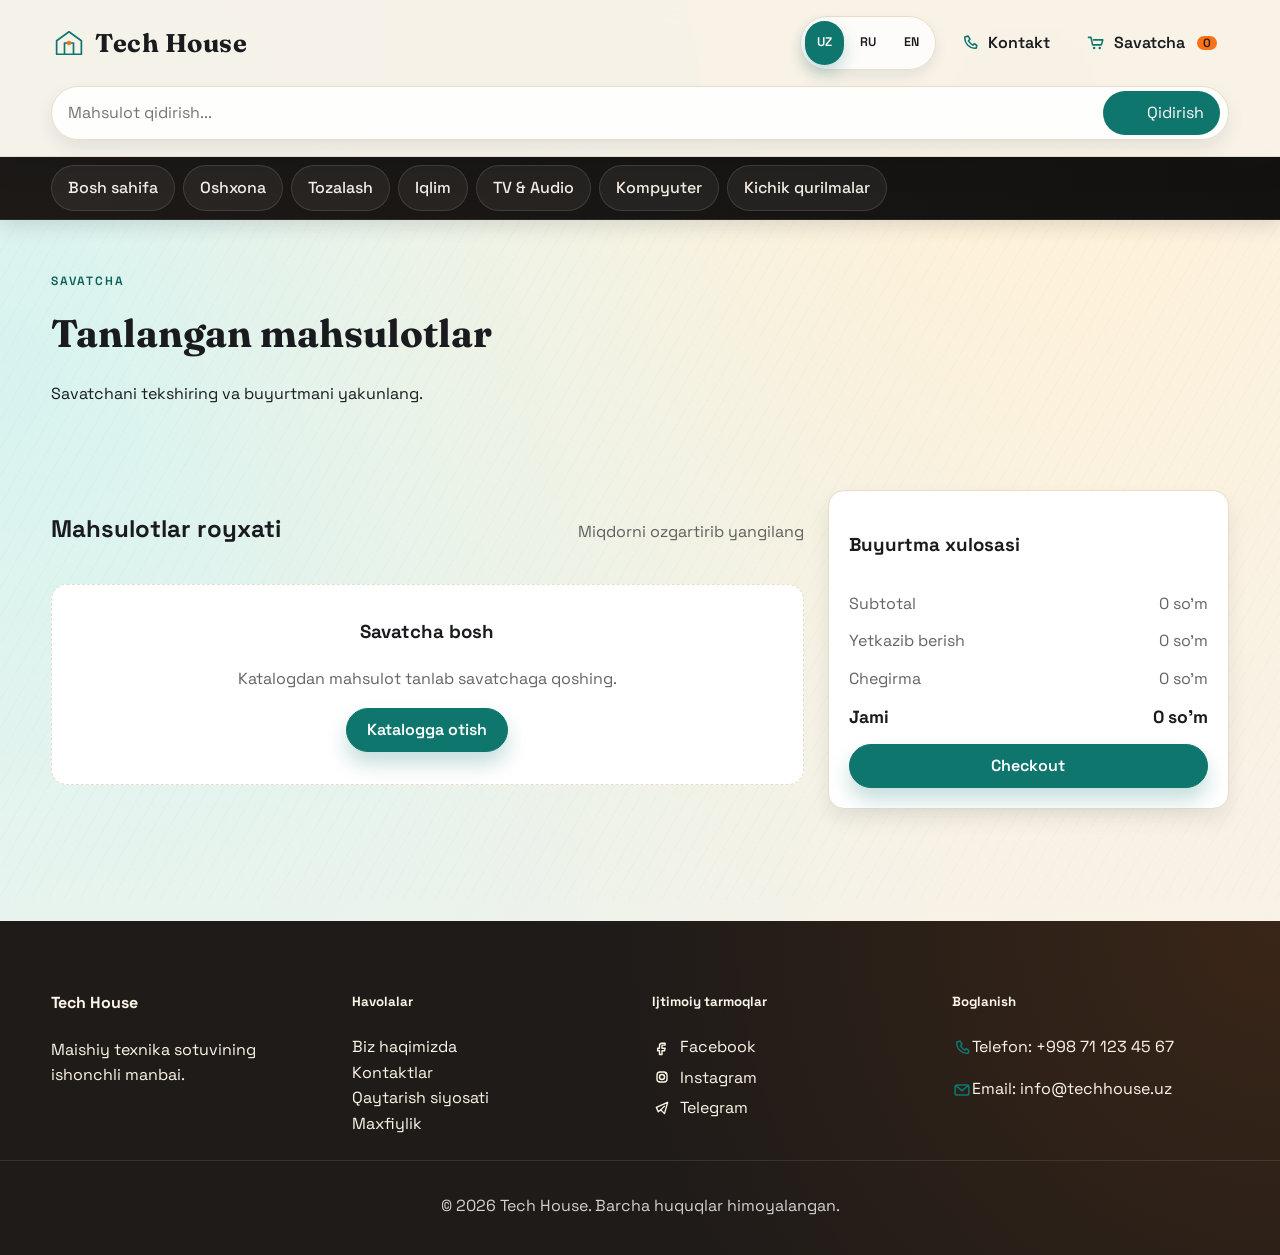
<file: pages/cart.html>
<!DOCTYPE html>
<html lang="uz">
<head>
    <meta charset="UTF-8">
    <meta name="viewport" content="width=device-width, initial-scale=1.0">
    <title data-i18n="title.cart">Savatcha - Tech House</title>
    <link rel="preconnect" href="https://fonts.googleapis.com">
    <link rel="preconnect" href="https://fonts.gstatic.com" crossorigin>
    <link href="https://fonts.googleapis.com/css2?family=Fraunces:wght@600;700&family=Space+Grotesk:wght@400;500;600;700&display=swap" rel="stylesheet">
    <link rel="stylesheet" href="../assets/css/main.css">
    <link rel="stylesheet" href="../assets/css/components.css">
    <link rel="stylesheet" href="../assets/css/responsive.css">
</head>
<body data-page="cart" data-base="../" data-page-root="">
    <a class="skip-link" href="#main" data-i18n="skip.link">Asosiy qismga otish</a>

    <header class="header">
        <div class="container">
            <div class="header-top">
                <a class="logo" href="../index.html">
                    <img class="logo-mark" src="../assets/img/logo/techhouse-logo.svg" alt="" aria-hidden="true">
                    <span>Tech House</span>
                </a>
                <form class="search-bar" role="search" action="categories.html" method="get" data-search-form>
                    <label class="sr-only" for="searchInput" data-i18n="search.label">Mahsulot qidirish</label>
                    <input type="search" id="searchInput" name="q" placeholder="Mahsulot qidirish..." autocomplete="off" data-i18n-placeholder="search.placeholder">
                    <button type="submit">
                        <img class="icon" src="../assets/img/icons/search.svg" alt="" aria-hidden="true">
                        <span data-i18n="search.button">Qidirish</span>
                    </button>
                </form>
                <div class="header-actions">
                    <div class="lang-switch" role="group" data-i18n-aria="lang.switcher">
                        <button type="button" class="lang-btn" data-lang="uz">UZ</button>
                        <button type="button" class="lang-btn" data-lang="ru">RU</button>
                        <button type="button" class="lang-btn" data-lang="en">EN</button>
                    </div>
                    <a href="contact.html" class="icon-link">
                        <img class="icon" src="../assets/img/icons/phone.svg" alt="" aria-hidden="true">
                        <span data-i18n="nav.contact">Kontakt</span>
                    </a>
                    <a href="cart.html" class="cart-link">
                        <img class="icon" src="../assets/img/icons/cart.svg" alt="" aria-hidden="true">
                        <span data-i18n="nav.cart">Savatcha</span> <span class="cart-count">0</span>
                    </a>
                </div>
            </div>
        </div>
    </header>

    <nav class="navbar">
        <div class="container">
            <ul class="nav-menu">
                <li><a href="../index.html" data-i18n="nav.home">Bosh sahifa</a></li>
                <li><a href="categories.html?cat=Kitchen" data-i18n="nav.kitchen">Oshxona</a></li>
                <li><a href="categories.html?cat=Cleaning" data-i18n="nav.cleaning">Tozalash</a></li>
                <li><a href="categories.html?cat=Climate" data-i18n="nav.climate">Iqlim</a></li>
                <li><a href="categories.html?cat=TV" data-i18n="nav.tv">TV &amp; Audio</a></li>
                <li><a href="categories.html?cat=Computers" data-i18n="nav.computers">Kompyuter</a></li>
                <li><a href="categories.html?cat=Appliances" data-i18n="nav.appliances">Kichik qurilmalar</a></li>
            </ul>
        </div>
    </nav>

    <main id="main" class="main-content">
        <section class="page-hero reveal">
            <div class="container">
                <p class="eyebrow" data-i18n="cart.hero.eyebrow">Savatcha</p>
                <h1 data-i18n="cart.hero.title">Tanlangan mahsulotlar</h1>
                <p data-i18n="cart.hero.subtitle">Savatchani tekshiring va buyurtmani yakunlang.</p>
            </div>
        </section>

        <section class="cart-section">
            <div class="container cart-layout">
                <div>
                    <div class="cart-header">
                        <h2 data-i18n="cart.list.title">Mahsulotlar royxati</h2>
                        <p class="muted" data-i18n="cart.list.subtitle">Miqdorni ozgartirib yangilang</p>
                    </div>
                    <div id="cartItems" class="cart-items"></div>
                    <div id="cartEmpty" class="empty-state">
                        <h3 data-i18n="cart.empty.title">Savatcha bosh</h3>
                        <p data-i18n="cart.empty.text">Katalogdan mahsulot tanlab savatchaga qoshing.</p>
                        <a href="categories.html" class="btn btn-primary" data-i18n="buttons.goCatalog">Katalogga otish</a>
                    </div>
                </div>
                <aside class="order-summary">
                    <h3 data-i18n="cart.summary.title">Buyurtma xulosasi</h3>
                    <div class="summary-line">
                        <span data-i18n="cart.summary.subtotal">Subtotal</span>
                        <span id="summarySubtotal">0 so'm</span>
                    </div>
                    <div class="summary-line">
                        <span data-i18n="cart.summary.shipping">Yetkazib berish</span>
                        <span id="summaryShipping">0 so'm</span>
                    </div>
                    <div class="summary-line">
                        <span data-i18n="cart.summary.discount">Chegirma</span>
                        <span id="summaryDiscount">0 so'm</span>
                    </div>
                    <div class="summary-line total">
                        <span data-i18n="cart.summary.total">Jami</span>
                        <span id="summaryTotal">0 so'm</span>
                    </div>
                    <a href="checkout.html" class="btn btn-primary" data-i18n="buttons.checkout">Checkout</a>
                </aside>
            </div>
        </section>
    </main>

    <footer class="footer">
        <div class="container footer-grid">
            <div>
                <h4>Tech House</h4>
                <p data-i18n="footer.tagline">Maishiy texnika sotuvining ishonchli manbai.</p>
            </div>
            <div>
                <h5 data-i18n="footer.links">Havolalar</h5>
                <ul>
                    <li><a href="contact.html" data-i18n="footer.about">Biz haqimizda</a></li>
                    <li><a href="contact.html" data-i18n="footer.contacts">Kontaktlar</a></li>
                    <li><a href="#" data-i18n="footer.returns">Qaytarish siyosati</a></li>
                    <li><a href="#" data-i18n="footer.privacy">Maxfiylik</a></li>
                </ul>
            </div>
            <div>
                <h5 data-i18n="footer.social">Ijtimoiy tarmoqlar</h5>
                <ul>
                    <li><a href="#"><img class="icon" src="../assets/img/icons/facebook.svg" alt="" aria-hidden="true">Facebook</a></li>
                    <li><a href="#"><img class="icon" src="../assets/img/icons/instagram.svg" alt="" aria-hidden="true">Instagram</a></li>
                    <li><a href="#"><img class="icon" src="../assets/img/icons/telegram.svg" alt="" aria-hidden="true">Telegram</a></li>
                </ul>
            </div>
            <div>
                <h5 data-i18n="footer.contactHeading">Boglanish</h5>
                <p><img class="icon" src="../assets/img/icons/phone.svg" alt="" aria-hidden="true"><span data-i18n="footer.phoneLabel">Telefon:</span> +998 71 123 45 67</p>
                <p><img class="icon" src="../assets/img/icons/mail.svg" alt="" aria-hidden="true"><span data-i18n="footer.emailLabel">Email:</span> info@techhouse.uz</p>
            </div>
        </div>
        <div class="footer-bottom">
            <p data-i18n-html="footer.rightsHtml">&copy; 2026 Tech House. Barcha huquqlar himoyalangan.</p>
        </div>
    </footer>

    <script type="module" src="../assets/js/app.js"></script>
</body>
</html>
</file>
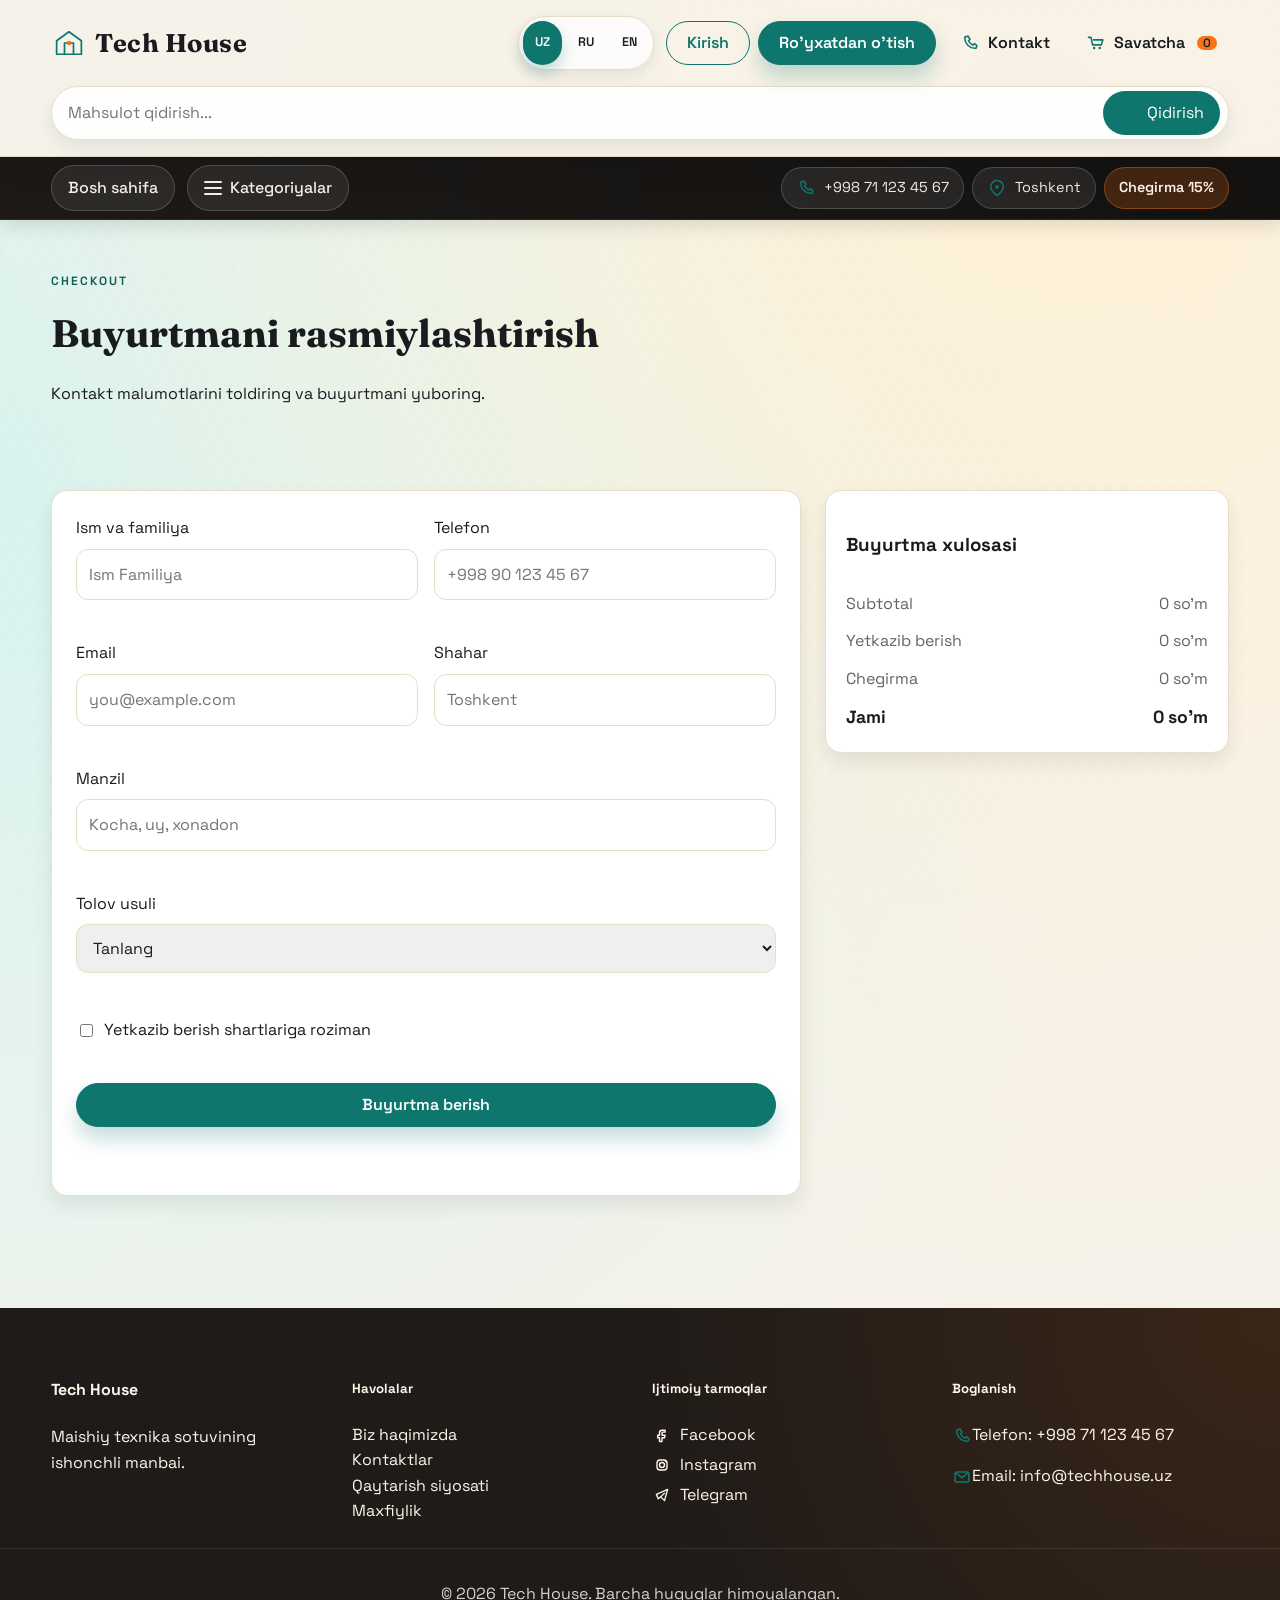
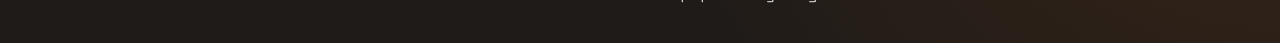
<file: pages/checkout.html>
<!DOCTYPE html>
<html lang="uz">
<head>
    <meta charset="UTF-8">
    <meta name="viewport" content="width=device-width, initial-scale=1.0">
    <title data-i18n="title.checkout">Checkout - Tech House</title>
    <link rel="preconnect" href="https://fonts.googleapis.com">
    <link rel="preconnect" href="https://fonts.gstatic.com" crossorigin>
    <link href="https://fonts.googleapis.com/css2?family=Fraunces:wght@600;700&family=Space+Grotesk:wght@400;500;600;700&display=swap" rel="stylesheet">
    <link rel="stylesheet" href="../assets/css/main.css">
    <link rel="stylesheet" href="../assets/css/components.css">
    <link rel="stylesheet" href="../assets/css/responsive.css">
</head>
<body data-page="checkout" data-base="../" data-page-root="">
    <a class="skip-link" href="#main" data-i18n="skip.link">Asosiy qismga otish</a>

    <header class="header">
        <div class="container">
            <div class="header-top">
                <a class="logo" href="../index.html">
                    <img class="logo-mark" src="../assets/img/logo/techhouse-logo.svg" alt="" aria-hidden="true">
                    <span>Tech House</span>
                </a>
                <form class="search-bar" role="search" action="categories.html" method="get" data-search-form>
                    <label class="sr-only" for="searchInput" data-i18n="search.label">Mahsulot qidirish</label>
                    <input type="search" id="searchInput" name="q" placeholder="Mahsulot qidirish..." autocomplete="off" data-i18n-placeholder="search.placeholder">
                    <button type="submit">
                        <img class="icon" src="../assets/img/icons/search.svg" alt="" aria-hidden="true">
                        <span data-i18n="search.button">Qidirish</span>
                    </button>
                </form>
                <div class="header-actions">
                    <div class="lang-switch" role="group" data-i18n-aria="lang.switcher">
                        <button type="button" class="lang-btn" data-lang="uz">UZ</button>
                        <button type="button" class="lang-btn" data-lang="ru">RU</button>
                        <button type="button" class="lang-btn" data-lang="en">EN</button>
                    </div>
                    <div class="auth-actions">
                        <a href="login.html" class="btn btn-outline" data-i18n="nav.signin">Kirish</a>
                        <a href="signup.html" class="btn btn-primary" data-i18n="nav.signup">Ro'yxatdan o'tish</a>
                    </div>
                    <a href="contact.html" class="icon-link">
                        <img class="icon" src="../assets/img/icons/phone.svg" alt="" aria-hidden="true">
                        <span data-i18n="nav.contact">Kontakt</span>
                    </a>
                    <a href="cart.html" class="cart-link">
                        <img class="icon" src="../assets/img/icons/cart.svg" alt="" aria-hidden="true">
                        <span data-i18n="nav.cart">Savatcha</span> <span class="cart-count">0</span>
                    </a>
                </div>
            </div>
        </div>
    </header>

    <nav class="navbar">
        <div class="container nav-bar">
            <div class="nav-bar-left">
                <a href="../index.html" class="nav-home" data-i18n="nav.home">Bosh sahifa</a>
                <button type="button" class="nav-toggle" data-nav-toggle aria-expanded="false" aria-controls="navDrawer">
                    <span class="nav-toggle-icon" aria-hidden="true"></span>
                    <span data-i18n="nav.categories">Kategoriyalar</span>
                </button>
            </div>
            <div class="nav-bar-right">
                <a href="contact.html" class="nav-badge">
                    <img class="icon" src="../assets/img/icons/phone.svg" alt="" aria-hidden="true">
                    <span data-i18n="nav.quick.phone">+998 71 123 45 67</span>
                </a>
                <span class="nav-badge">
                    <img class="icon" src="../assets/img/icons/location.svg" alt="" aria-hidden="true">
                    <span data-i18n="nav.quick.location">Toshkent</span>
                </span>
                <span class="nav-badge nav-badge-accent" data-i18n="nav.quick.discount">Chegirma 15%</span>
            </div>
            <div class="nav-drawer" id="navDrawer" data-nav-drawer>
                <div class="nav-drawer-grid">
                    <div class="nav-group">
                        <p class="nav-group-title" data-i18n="nav.group.home">Uy va oshxona</p>
                        <ul class="nav-group-list">
                            <li><a href="categories.html?cat=Kitchen" data-i18n="nav.kitchen">Oshxona</a></li>
                            <li><a href="categories.html?cat=Cleaning" data-i18n="nav.cleaning">Tozalash</a></li>
                            <li><a href="categories.html?cat=Climate" data-i18n="nav.climate">Iqlim</a></li>
                            <li><a href="categories.html?cat=Appliances" data-i18n="nav.appliances">Kichik qurilmalar</a></li>
                        </ul>
                    </div>
                    <div class="nav-group">
                        <p class="nav-group-title" data-i18n="nav.group.tech">Elektronika</p>
                        <ul class="nav-group-list">
                            <li><a href="categories.html?cat=TV" data-i18n="nav.tv">TV &amp; Audio</a></li>
                            <li><a href="categories.html?cat=Computers" data-i18n="nav.computers">Kompyuter</a></li>
                        </ul>
                    </div>
                </div>
            </div>
        </div>
    </nav>

    <main id="main" class="main-content">
        <section class="page-hero reveal">
            <div class="container">
                <p class="eyebrow" data-i18n="checkout.hero.eyebrow">Checkout</p>
                <h1 data-i18n="checkout.hero.title">Buyurtmani rasmiylashtirish</h1>
                <p data-i18n="checkout.hero.subtitle">Kontakt malumotlarini toldiring va buyurtmani yuboring.</p>
            </div>
        </section>

        <section class="checkout-section">
            <div class="container checkout-layout">
                <form id="checkoutForm" class="checkout-form" novalidate>
                    <div class="form-grid">
                        <div class="form-field">
                            <label for="fullName" data-i18n="checkout.form.fullName">Ism va familiya</label>
                            <input type="text" id="fullName" name="fullName" placeholder="Ism Familiya" required data-i18n-placeholder="checkout.form.fullNamePlaceholder">
                            <small class="form-error" data-error-for="fullName"></small>
                        </div>
                        <div class="form-field">
                            <label for="phone" data-i18n="checkout.form.phone">Telefon</label>
                            <input type="tel" id="phone" name="phone" placeholder="+998 90 123 45 67" required data-i18n-placeholder="checkout.form.phonePlaceholder">
                            <small class="form-error" data-error-for="phone"></small>
                        </div>
                        <div class="form-field">
                            <label for="email" data-i18n="checkout.form.email">Email</label>
                            <input type="email" id="email" name="email" placeholder="you@example.com" required data-i18n-placeholder="checkout.form.emailPlaceholder">
                            <small class="form-error" data-error-for="email"></small>
                        </div>
                        <div class="form-field">
                            <label for="city" data-i18n="checkout.form.city">Shahar</label>
                            <input type="text" id="city" name="city" placeholder="Toshkent" required data-i18n-placeholder="checkout.form.cityPlaceholder">
                            <small class="form-error" data-error-for="city"></small>
                        </div>
                        <div class="form-field full">
                            <label for="address" data-i18n="checkout.form.address">Manzil</label>
                            <input type="text" id="address" name="address" placeholder="Kocha, uy, xonadon" required data-i18n-placeholder="checkout.form.addressPlaceholder">
                            <small class="form-error" data-error-for="address"></small>
                        </div>
                        <div class="form-field full">
                            <label for="payment" data-i18n="checkout.form.payment">Tolov usuli</label>
                            <select id="payment" name="payment" required>
                                <option value="" data-i18n="checkout.form.paymentPlaceholder">Tanlang</option>
                                <option value="card" data-i18n="checkout.form.payment.card">Karta</option>
                                <option value="cash" data-i18n="checkout.form.payment.cash">Naqd pul</option>
                                <option value="installment" data-i18n="checkout.form.payment.installment">Muddatli tolov</option>
                            </select>
                            <small class="form-error" data-error-for="payment"></small>
                        </div>
                    </div>
                    <div class="form-actions">
                        <label class="checkbox">
                            <input type="checkbox" id="terms" required>
                            <span data-i18n="checkout.form.terms">Yetkazib berish shartlariga roziman</span>
                        </label>
                        <small class="form-error" data-error-for="terms"></small>
                        <button type="submit" class="btn btn-primary" data-i18n="buttons.submitOrder">Buyurtma berish</button>
                        <p id="formStatus" class="form-status" aria-live="polite"></p>
                    </div>
                </form>

                <aside class="order-summary">
                    <h3 data-i18n="checkout.summary.title">Buyurtma xulosasi</h3>
                    <div class="summary-line">
                        <span data-i18n="checkout.summary.subtotal">Subtotal</span>
                        <span id="summarySubtotal">0 so'm</span>
                    </div>
                    <div class="summary-line">
                        <span data-i18n="checkout.summary.shipping">Yetkazib berish</span>
                        <span id="summaryShipping">0 so'm</span>
                    </div>
                    <div class="summary-line">
                        <span data-i18n="checkout.summary.discount">Chegirma</span>
                        <span id="summaryDiscount">0 so'm</span>
                    </div>
                    <div class="summary-line total">
                        <span data-i18n="checkout.summary.total">Jami</span>
                        <span id="summaryTotal">0 so'm</span>
                    </div>
                </aside>
            </div>
        </section>
    </main>

    <footer class="footer">
        <div class="container footer-grid">
            <div>
                <h4>Tech House</h4>
                <p data-i18n="footer.tagline">Maishiy texnika sotuvining ishonchli manbai.</p>
            </div>
            <div>
                <h5 data-i18n="footer.links">Havolalar</h5>
                <ul>
                    <li><a href="contact.html" data-i18n="footer.about">Biz haqimizda</a></li>
                    <li><a href="contact.html" data-i18n="footer.contacts">Kontaktlar</a></li>
                    <li><a href="#" data-i18n="footer.returns">Qaytarish siyosati</a></li>
                    <li><a href="#" data-i18n="footer.privacy">Maxfiylik</a></li>
                </ul>
            </div>
            <div>
                <h5 data-i18n="footer.social">Ijtimoiy tarmoqlar</h5>
                <ul>
                    <li><a href="#"><img class="icon" src="../assets/img/icons/facebook.svg" alt="" aria-hidden="true">Facebook</a></li>
                    <li><a href="#"><img class="icon" src="../assets/img/icons/instagram.svg" alt="" aria-hidden="true">Instagram</a></li>
                    <li><a href="#"><img class="icon" src="../assets/img/icons/telegram.svg" alt="" aria-hidden="true">Telegram</a></li>
                </ul>
            </div>
            <div>
                <h5 data-i18n="footer.contactHeading">Boglanish</h5>
                <p><img class="icon" src="../assets/img/icons/phone.svg" alt="" aria-hidden="true"><span data-i18n="footer.phoneLabel">Telefon:</span> +998 71 123 45 67</p>
                <p><img class="icon" src="../assets/img/icons/mail.svg" alt="" aria-hidden="true"><span data-i18n="footer.emailLabel">Email:</span> info@techhouse.uz</p>
            </div>
        </div>
        <div class="footer-bottom">
            <p data-i18n-html="footer.rightsHtml">&copy; 2026 Tech House. Barcha huquqlar himoyalangan.</p>
        </div>
    </footer>

    <script type="module" src="../assets/js/app.js"></script>
</body>
</html>
</file>
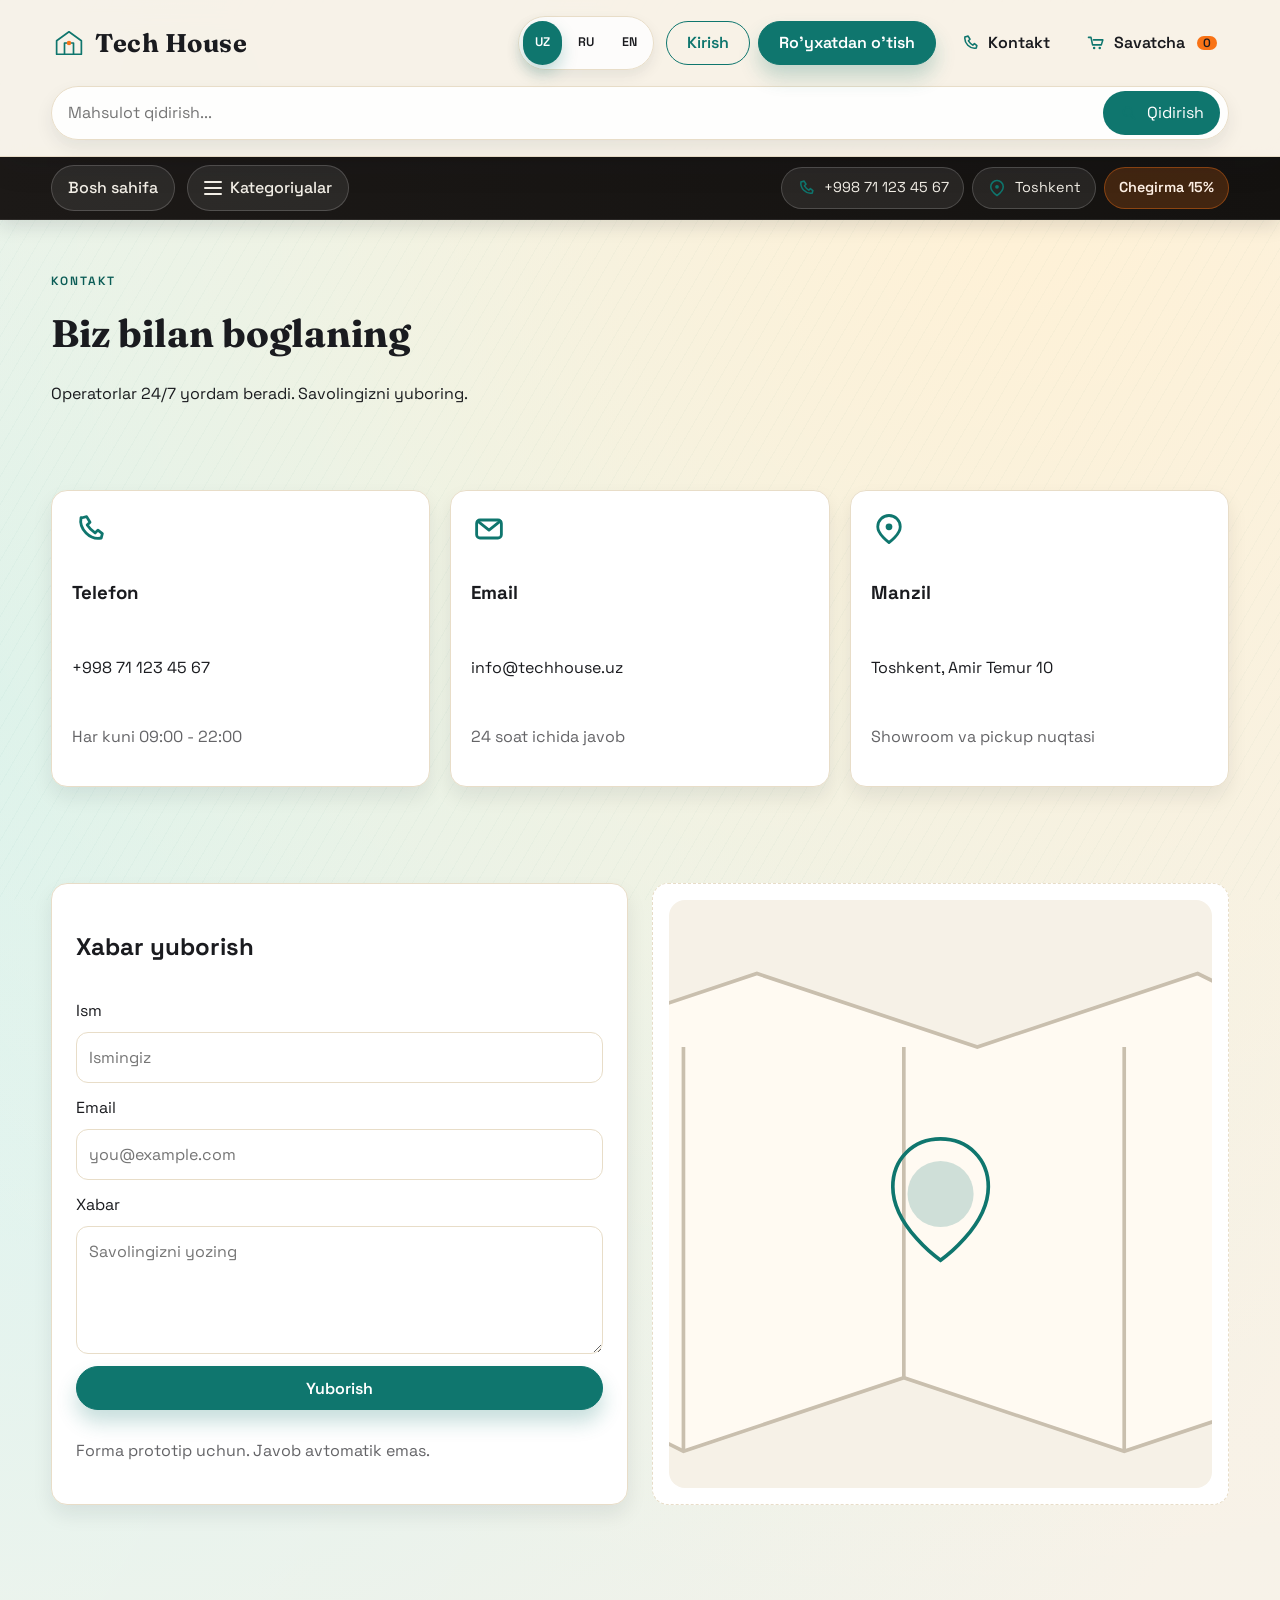
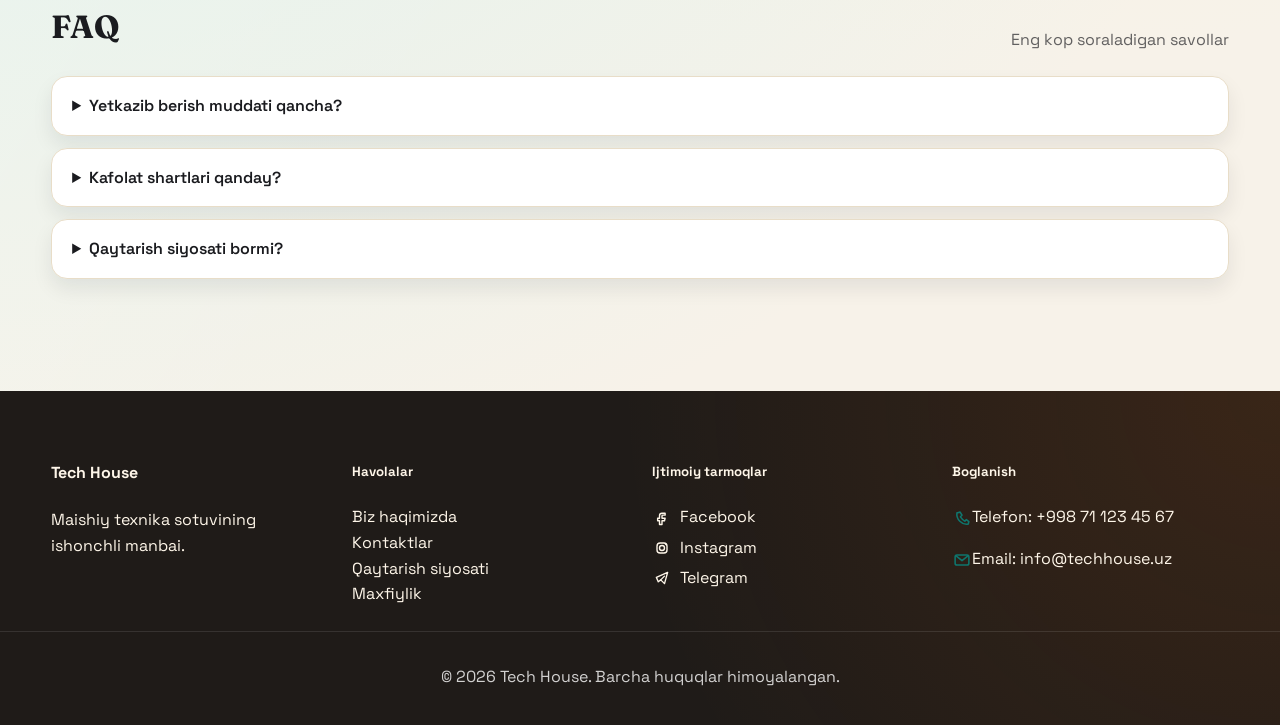
<file: pages/contact.html>
<!DOCTYPE html>
<html lang="uz">
<head>
    <meta charset="UTF-8">
    <meta name="viewport" content="width=device-width, initial-scale=1.0">
    <title data-i18n="title.contact">Kontakt - Tech House</title>
    <link rel="preconnect" href="https://fonts.googleapis.com">
    <link rel="preconnect" href="https://fonts.gstatic.com" crossorigin>
    <link href="https://fonts.googleapis.com/css2?family=Fraunces:wght@600;700&family=Space+Grotesk:wght@400;500;600;700&display=swap" rel="stylesheet">
    <link rel="stylesheet" href="../assets/css/main.css">
    <link rel="stylesheet" href="../assets/css/components.css">
    <link rel="stylesheet" href="../assets/css/responsive.css">
</head>
<body data-page="contact" data-base="../" data-page-root="">
    <a class="skip-link" href="#main" data-i18n="skip.link">Asosiy qismga otish</a>

    <header class="header">
        <div class="container">
            <div class="header-top">
                <a class="logo" href="../index.html">
                    <img class="logo-mark" src="../assets/img/logo/techhouse-logo.svg" alt="" aria-hidden="true">
                    <span>Tech House</span>
                </a>
                <form class="search-bar" role="search" action="categories.html" method="get" data-search-form>
                    <label class="sr-only" for="searchInput" data-i18n="search.label">Mahsulot qidirish</label>
                    <input type="search" id="searchInput" name="q" placeholder="Mahsulot qidirish..." autocomplete="off" data-i18n-placeholder="search.placeholder">
                    <button type="submit">
                        <img class="icon" src="../assets/img/icons/search.svg" alt="" aria-hidden="true">
                        <span data-i18n="search.button">Qidirish</span>
                    </button>
                </form>
                <div class="header-actions">
                    <div class="lang-switch" role="group" data-i18n-aria="lang.switcher">
                        <button type="button" class="lang-btn" data-lang="uz">UZ</button>
                        <button type="button" class="lang-btn" data-lang="ru">RU</button>
                        <button type="button" class="lang-btn" data-lang="en">EN</button>
                    </div>
                    <div class="auth-actions">
                        <a href="login.html" class="btn btn-outline" data-i18n="nav.signin">Kirish</a>
                        <a href="signup.html" class="btn btn-primary" data-i18n="nav.signup">Ro'yxatdan o'tish</a>
                    </div>
                    <a href="contact.html" class="icon-link">
                        <img class="icon" src="../assets/img/icons/phone.svg" alt="" aria-hidden="true">
                        <span data-i18n="nav.contact">Kontakt</span>
                    </a>
                    <a href="cart.html" class="cart-link">
                        <img class="icon" src="../assets/img/icons/cart.svg" alt="" aria-hidden="true">
                        <span data-i18n="nav.cart">Savatcha</span> <span class="cart-count">0</span>
                    </a>
                </div>
            </div>
        </div>
    </header>

    <nav class="navbar">
        <div class="container nav-bar">
            <div class="nav-bar-left">
                <a href="../index.html" class="nav-home" data-i18n="nav.home">Bosh sahifa</a>
                <button type="button" class="nav-toggle" data-nav-toggle aria-expanded="false" aria-controls="navDrawer">
                    <span class="nav-toggle-icon" aria-hidden="true"></span>
                    <span data-i18n="nav.categories">Kategoriyalar</span>
                </button>
            </div>
            <div class="nav-bar-right">
                <a href="contact.html" class="nav-badge">
                    <img class="icon" src="../assets/img/icons/phone.svg" alt="" aria-hidden="true">
                    <span data-i18n="nav.quick.phone">+998 71 123 45 67</span>
                </a>
                <span class="nav-badge">
                    <img class="icon" src="../assets/img/icons/location.svg" alt="" aria-hidden="true">
                    <span data-i18n="nav.quick.location">Toshkent</span>
                </span>
                <span class="nav-badge nav-badge-accent" data-i18n="nav.quick.discount">Chegirma 15%</span>
            </div>
            <div class="nav-drawer" id="navDrawer" data-nav-drawer>
                <div class="nav-drawer-grid">
                    <div class="nav-group">
                        <p class="nav-group-title" data-i18n="nav.group.home">Uy va oshxona</p>
                        <ul class="nav-group-list">
                            <li><a href="categories.html?cat=Kitchen" data-i18n="nav.kitchen">Oshxona</a></li>
                            <li><a href="categories.html?cat=Cleaning" data-i18n="nav.cleaning">Tozalash</a></li>
                            <li><a href="categories.html?cat=Climate" data-i18n="nav.climate">Iqlim</a></li>
                            <li><a href="categories.html?cat=Appliances" data-i18n="nav.appliances">Kichik qurilmalar</a></li>
                        </ul>
                    </div>
                    <div class="nav-group">
                        <p class="nav-group-title" data-i18n="nav.group.tech">Elektronika</p>
                        <ul class="nav-group-list">
                            <li><a href="categories.html?cat=TV" data-i18n="nav.tv">TV &amp; Audio</a></li>
                            <li><a href="categories.html?cat=Computers" data-i18n="nav.computers">Kompyuter</a></li>
                        </ul>
                    </div>
                </div>
            </div>
        </div>
    </nav>

    <main id="main" class="main-content">
        <section class="page-hero reveal">
            <div class="container">
                <p class="eyebrow" data-i18n="contact.hero.eyebrow">Kontakt</p>
                <h1 data-i18n="contact.hero.title">Biz bilan boglaning</h1>
                <p data-i18n="contact.hero.subtitle">Operatorlar 24/7 yordam beradi. Savolingizni yuboring.</p>
            </div>
        </section>

        <section class="contact-cards reveal">
            <div class="container contact-grid">
                <div class="contact-card">
                    <img class="contact-icon" src="../assets/img/icons/phone.svg" alt="" aria-hidden="true">
                    <h3 data-i18n="contact.cards.phoneTitle">Telefon</h3>
                    <p>+998 71 123 45 67</p>
                    <p class="muted" data-i18n="contact.cards.phoneTime">Har kuni 09:00 - 22:00</p>
                </div>
                <div class="contact-card">
                    <img class="contact-icon" src="../assets/img/icons/mail.svg" alt="" aria-hidden="true">
                    <h3 data-i18n="contact.cards.emailTitle">Email</h3>
                    <p>info@techhouse.uz</p>
                    <p class="muted" data-i18n="contact.cards.emailTime">24 soat ichida javob</p>
                </div>
                <div class="contact-card">
                    <img class="contact-icon" src="../assets/img/icons/location.svg" alt="" aria-hidden="true">
                    <h3 data-i18n="contact.cards.addressTitle">Manzil</h3>
                    <p data-i18n="contact.cards.addressLine">Toshkent, Amir Temur 10</p>
                    <p class="muted" data-i18n="contact.cards.addressNote">Showroom va pickup nuqtasi</p>
                </div>
            </div>
        </section>

        <section class="contact-section">
            <div class="container contact-layout">
                <form class="contact-form" aria-label="Kontakt formasi" data-i18n-aria="contact.form.aria">
                    <h2 data-i18n="contact.form.title">Xabar yuborish</h2>
                    <div class="form-field">
                        <label for="contactName" data-i18n="contact.form.name">Ism</label>
                        <input type="text" id="contactName" placeholder="Ismingiz" data-i18n-placeholder="contact.form.namePlaceholder">
                    </div>
                    <div class="form-field">
                        <label for="contactEmail" data-i18n="contact.form.email">Email</label>
                        <input type="email" id="contactEmail" placeholder="you@example.com" data-i18n-placeholder="contact.form.emailPlaceholder">
                    </div>
                    <div class="form-field">
                        <label for="contactMessage" data-i18n="contact.form.message">Xabar</label>
                        <textarea id="contactMessage" rows="4" placeholder="Savolingizni yozing" data-i18n-placeholder="contact.form.messagePlaceholder"></textarea>
                    </div>
                    <button class="btn btn-primary" type="submit" data-i18n="buttons.send">Yuborish</button>
                    <p class="muted" data-i18n="contact.form.note">Forma prototip uchun. Javob avtomatik emas.</p>
                </form>
                <div class="map-placeholder" aria-label="Xarita joyi" data-i18n-aria="contact.map.aria">
                    <img src="../assets/img/banners/map-placeholder.svg" alt="Xarita joyi uchun namunaviy rasm" data-i18n-alt="contact.map.alt">
                </div>
            </div>
        </section>

        <section class="faq-section reveal">
            <div class="container">
                <div class="section-header">
                    <h2 data-i18n="contact.faq.title">FAQ</h2>
                    <p data-i18n="contact.faq.subtitle">Eng kop soraladigan savollar</p>
                </div>
                <div class="faq-list">
                    <details>
                        <summary data-i18n="contact.faq.q1">Yetkazib berish muddati qancha?</summary>
                        <p data-i18n="contact.faq.a1">Toshkent bo yicha 1 kun, viloyatlar uchun 2-3 kun.</p>
                    </details>
                    <details>
                        <summary data-i18n="contact.faq.q2">Kafolat shartlari qanday?</summary>
                        <p data-i18n="contact.faq.a2">Har bir mahsulot uchun 12-24 oy rasmiy kafolat mavjud.</p>
                    </details>
                    <details>
                        <summary data-i18n="contact.faq.q3">Qaytarish siyosati bormi?</summary>
                        <p data-i18n="contact.faq.a3">30 kun ichida mahsulotni qaytarish imkoniyati bor.</p>
                    </details>
                </div>
            </div>
        </section>
    </main>

    <footer class="footer">
        <div class="container footer-grid">
            <div>
                <h4>Tech House</h4>
                <p data-i18n="footer.tagline">Maishiy texnika sotuvining ishonchli manbai.</p>
            </div>
            <div>
                <h5 data-i18n="footer.links">Havolalar</h5>
                <ul>
                    <li><a href="contact.html" data-i18n="footer.about">Biz haqimizda</a></li>
                    <li><a href="contact.html" data-i18n="footer.contacts">Kontaktlar</a></li>
                    <li><a href="#" data-i18n="footer.returns">Qaytarish siyosati</a></li>
                    <li><a href="#" data-i18n="footer.privacy">Maxfiylik</a></li>
                </ul>
            </div>
            <div>
                <h5 data-i18n="footer.social">Ijtimoiy tarmoqlar</h5>
                <ul>
                    <li><a href="#"><img class="icon" src="../assets/img/icons/facebook.svg" alt="" aria-hidden="true">Facebook</a></li>
                    <li><a href="#"><img class="icon" src="../assets/img/icons/instagram.svg" alt="" aria-hidden="true">Instagram</a></li>
                    <li><a href="#"><img class="icon" src="../assets/img/icons/telegram.svg" alt="" aria-hidden="true">Telegram</a></li>
                </ul>
            </div>
            <div>
                <h5 data-i18n="footer.contactHeading">Boglanish</h5>
                <p><img class="icon" src="../assets/img/icons/phone.svg" alt="" aria-hidden="true"><span data-i18n="footer.phoneLabel">Telefon:</span> +998 71 123 45 67</p>
                <p><img class="icon" src="../assets/img/icons/mail.svg" alt="" aria-hidden="true"><span data-i18n="footer.emailLabel">Email:</span> info@techhouse.uz</p>
            </div>
        </div>
        <div class="footer-bottom">
            <p data-i18n-html="footer.rightsHtml">&copy; 2026 Tech House. Barcha huquqlar himoyalangan.</p>
        </div>
    </footer>

    <script type="module" src="../assets/js/app.js"></script>
</body>
</html>
</file>
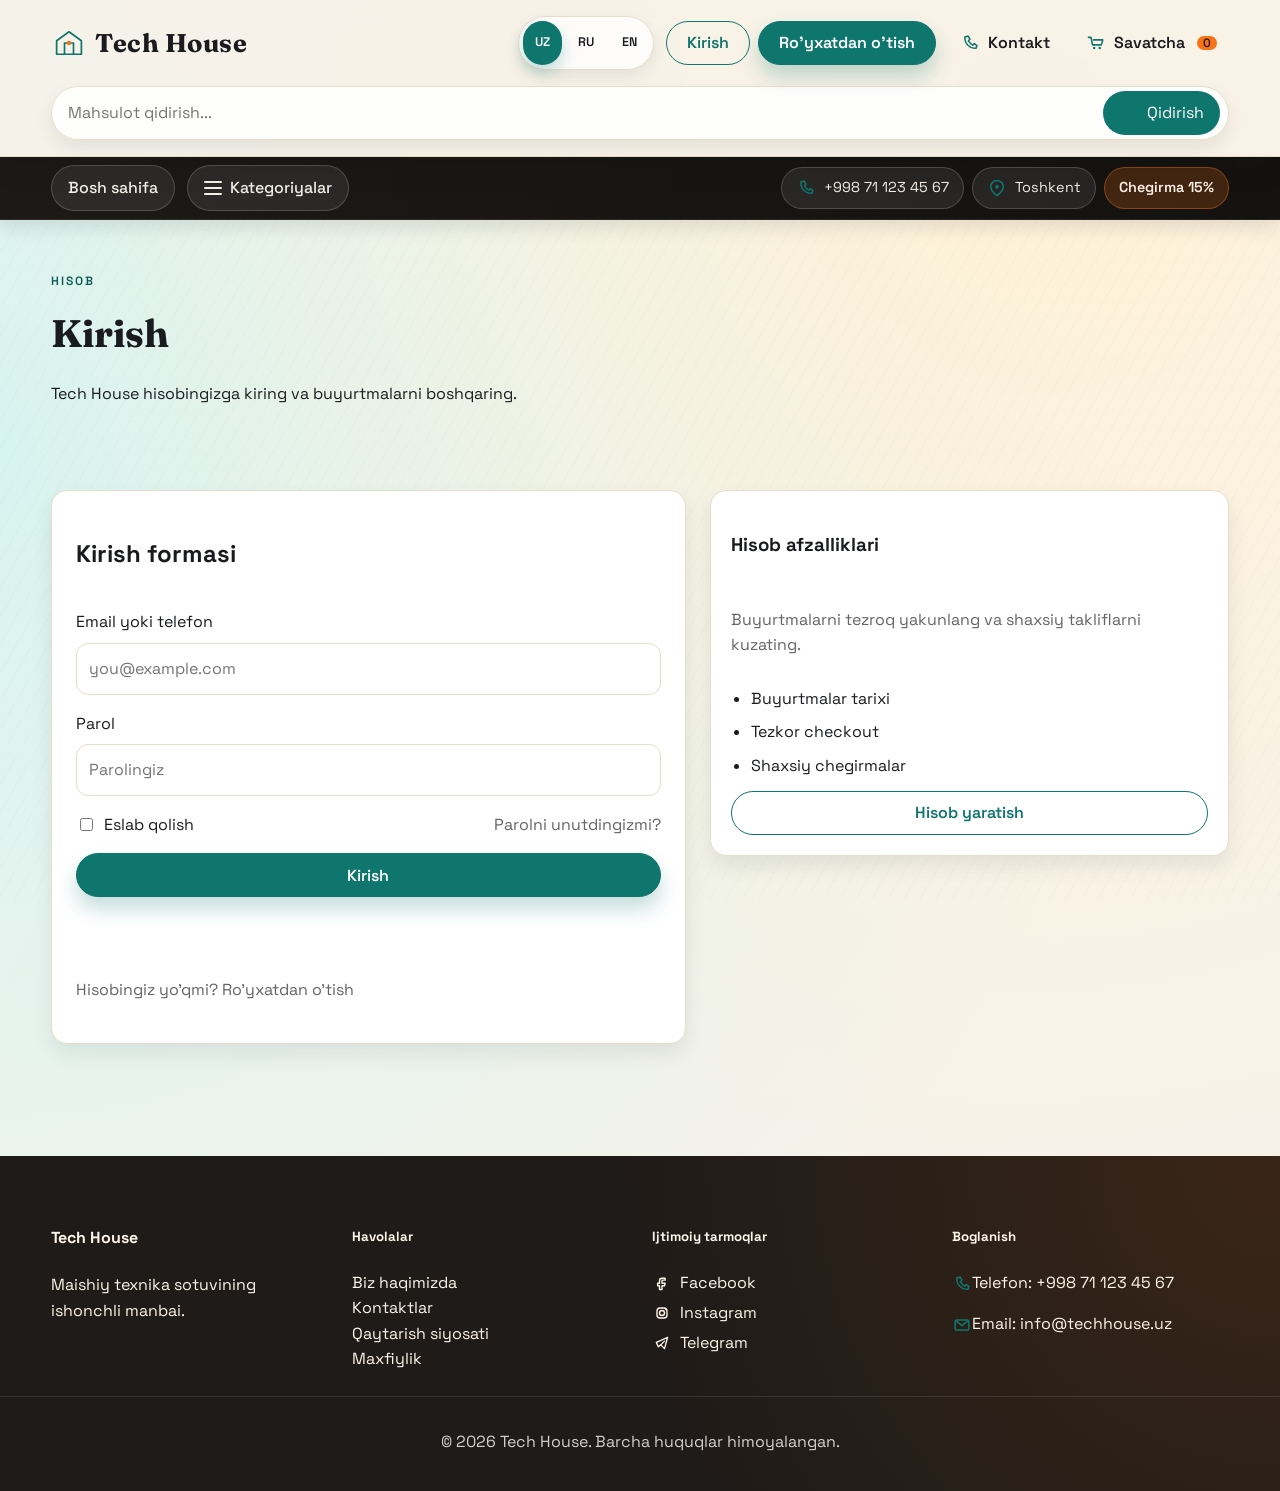
<file: pages/login.html>
<!DOCTYPE html>
<html lang="uz">
<head>
    <meta charset="UTF-8">
    <meta name="viewport" content="width=device-width, initial-scale=1.0">
    <title data-i18n="title.login">Kirish - Tech House</title>
    <link rel="preconnect" href="https://fonts.googleapis.com">
    <link rel="preconnect" href="https://fonts.gstatic.com" crossorigin>
    <link href="https://fonts.googleapis.com/css2?family=Fraunces:wght@600;700&family=Space+Grotesk:wght@400;500;600;700&display=swap" rel="stylesheet">
    <link rel="stylesheet" href="../assets/css/main.css">
    <link rel="stylesheet" href="../assets/css/components.css">
    <link rel="stylesheet" href="../assets/css/responsive.css">
</head>
<body data-page="login" data-base="../" data-page-root="">
    <a class="skip-link" href="#main" data-i18n="skip.link">Asosiy qismga otish</a>

    <header class="header">
        <div class="container">
            <div class="header-top">
                <a class="logo" href="../index.html">
                    <img class="logo-mark" src="../assets/img/logo/techhouse-logo.svg" alt="" aria-hidden="true">
                    <span>Tech House</span>
                </a>
                <form class="search-bar" role="search" action="categories.html" method="get" data-search-form>
                    <label class="sr-only" for="searchInput" data-i18n="search.label">Mahsulot qidirish</label>
                    <input type="search" id="searchInput" name="q" placeholder="Mahsulot qidirish..." autocomplete="off" data-i18n-placeholder="search.placeholder">
                    <button type="submit">
                        <img class="icon" src="../assets/img/icons/search.svg" alt="" aria-hidden="true">
                        <span data-i18n="search.button">Qidirish</span>
                    </button>
                </form>
                <div class="header-actions">
                    <div class="lang-switch" role="group" data-i18n-aria="lang.switcher">
                        <button type="button" class="lang-btn" data-lang="uz">UZ</button>
                        <button type="button" class="lang-btn" data-lang="ru">RU</button>
                        <button type="button" class="lang-btn" data-lang="en">EN</button>
                    </div>
                    <div class="auth-actions">
                        <a href="login.html" class="btn btn-outline" data-i18n="nav.signin">Kirish</a>
                        <a href="signup.html" class="btn btn-primary" data-i18n="nav.signup">Ro'yxatdan o'tish</a>
                    </div>
                    <a href="contact.html" class="icon-link">
                        <img class="icon" src="../assets/img/icons/phone.svg" alt="" aria-hidden="true">
                        <span data-i18n="nav.contact">Kontakt</span>
                    </a>
                    <a href="cart.html" class="cart-link">
                        <img class="icon" src="../assets/img/icons/cart.svg" alt="" aria-hidden="true">
                        <span data-i18n="nav.cart">Savatcha</span> <span class="cart-count">0</span>
                    </a>
                </div>
            </div>
        </div>
    </header>

    <nav class="navbar">
        <div class="container nav-bar">
            <div class="nav-bar-left">
                <a href="../index.html" class="nav-home" data-i18n="nav.home">Bosh sahifa</a>
                <button type="button" class="nav-toggle" data-nav-toggle aria-expanded="false" aria-controls="navDrawer">
                    <span class="nav-toggle-icon" aria-hidden="true"></span>
                    <span data-i18n="nav.categories">Kategoriyalar</span>
                </button>
            </div>
            <div class="nav-bar-right">
                <a href="contact.html" class="nav-badge">
                    <img class="icon" src="../assets/img/icons/phone.svg" alt="" aria-hidden="true">
                    <span data-i18n="nav.quick.phone">+998 71 123 45 67</span>
                </a>
                <span class="nav-badge">
                    <img class="icon" src="../assets/img/icons/location.svg" alt="" aria-hidden="true">
                    <span data-i18n="nav.quick.location">Toshkent</span>
                </span>
                <span class="nav-badge nav-badge-accent" data-i18n="nav.quick.discount">Chegirma 15%</span>
            </div>
            <div class="nav-drawer" id="navDrawer" data-nav-drawer>
                <div class="nav-drawer-grid">
                    <div class="nav-group">
                        <p class="nav-group-title" data-i18n="nav.group.home">Uy va oshxona</p>
                        <ul class="nav-group-list">
                            <li><a href="categories.html?cat=Kitchen" data-i18n="nav.kitchen">Oshxona</a></li>
                            <li><a href="categories.html?cat=Cleaning" data-i18n="nav.cleaning">Tozalash</a></li>
                            <li><a href="categories.html?cat=Climate" data-i18n="nav.climate">Iqlim</a></li>
                            <li><a href="categories.html?cat=Appliances" data-i18n="nav.appliances">Kichik qurilmalar</a></li>
                        </ul>
                    </div>
                    <div class="nav-group">
                        <p class="nav-group-title" data-i18n="nav.group.tech">Elektronika</p>
                        <ul class="nav-group-list">
                            <li><a href="categories.html?cat=TV" data-i18n="nav.tv">TV &amp; Audio</a></li>
                            <li><a href="categories.html?cat=Computers" data-i18n="nav.computers">Kompyuter</a></li>
                        </ul>
                    </div>
                </div>
            </div>
        </div>
    </nav>

    <main id="main" class="main-content">
        <section class="page-hero reveal">
            <div class="container">
                <p class="eyebrow" data-i18n="auth.signin.eyebrow">Hisob</p>
                <h1 data-i18n="auth.signin.title">Kirish</h1>
                <p data-i18n="auth.signin.subtitle">Tech House hisobingizga kiring va buyurtmalarni boshqaring.</p>
            </div>
        </section>

        <section class="auth-section">
            <div class="container auth-layout">
                <form id="loginForm" class="auth-form" novalidate>
                    <h2 data-i18n="auth.signin.formTitle">Kirish formasi</h2>
                    <div class="form-field">
                        <label for="signinEmail" data-i18n="auth.signin.emailLabel">Email yoki telefon</label>
                        <input type="text" id="signinEmail" name="signinEmail" placeholder="you@example.com" autocomplete="username" required data-i18n-placeholder="auth.signin.emailPlaceholder">
                    </div>
                    <div class="form-field">
                        <label for="signinPassword" data-i18n="auth.signin.passwordLabel">Parol</label>
                        <input type="password" id="signinPassword" name="signinPassword" placeholder="Parolingiz" autocomplete="current-password" required data-i18n-placeholder="auth.signin.passwordPlaceholder">
                    </div>
                    <div class="auth-row">
                        <label class="checkbox">
                            <input type="checkbox" name="remember">
                            <span data-i18n="auth.signin.remember">Eslab qolish</span>
                        </label>
                        <a href="#" class="muted" data-i18n="auth.signin.forgot">Parolni unutdingizmi?</a>
                    </div>
                    <button type="submit" class="btn btn-primary" data-i18n="auth.signin.button">Kirish</button>
                    <p id="loginStatus" class="form-status" aria-live="polite"></p>
                    <p class="muted">
                        <span data-i18n="auth.signin.noAccount">Hisobingiz yo'qmi?</span>
                        <a href="signup.html" data-i18n="auth.signin.signupLink">Ro'yxatdan o'tish</a>
                    </p>
                </form>
                <div class="auth-card">
                    <h3 data-i18n="auth.signin.cardTitle">Hisob afzalliklari</h3>
                    <p class="muted" data-i18n="auth.signin.cardText">Buyurtmalarni tezroq yakunlang va shaxsiy takliflarni kuzating.</p>
                    <ul class="specs-list">
                        <li data-i18n="auth.signin.benefit1">Buyurtmalar tarixi</li>
                        <li data-i18n="auth.signin.benefit2">Tezkor checkout</li>
                        <li data-i18n="auth.signin.benefit3">Shaxsiy chegirmalar</li>
                    </ul>
                    <a href="signup.html" class="btn btn-outline" data-i18n="auth.signin.cardCta">Hisob yaratish</a>
                </div>
            </div>
        </section>
    </main>

    <footer class="footer">
        <div class="container footer-grid">
            <div>
                <h4>Tech House</h4>
                <p data-i18n="footer.tagline">Maishiy texnika sotuvining ishonchli manbai.</p>
            </div>
            <div>
                <h5 data-i18n="footer.links">Havolalar</h5>
                <ul>
                    <li><a href="contact.html" data-i18n="footer.about">Biz haqimizda</a></li>
                    <li><a href="contact.html" data-i18n="footer.contacts">Kontaktlar</a></li>
                    <li><a href="#" data-i18n="footer.returns">Qaytarish siyosati</a></li>
                    <li><a href="#" data-i18n="footer.privacy">Maxfiylik</a></li>
                </ul>
            </div>
            <div>
                <h5 data-i18n="footer.social">Ijtimoiy tarmoqlar</h5>
                <ul>
                    <li><a href="#"><img class="icon" src="../assets/img/icons/facebook.svg" alt="" aria-hidden="true">Facebook</a></li>
                    <li><a href="#"><img class="icon" src="../assets/img/icons/instagram.svg" alt="" aria-hidden="true">Instagram</a></li>
                    <li><a href="#"><img class="icon" src="../assets/img/icons/telegram.svg" alt="" aria-hidden="true">Telegram</a></li>
                </ul>
            </div>
            <div>
                <h5 data-i18n="footer.contactHeading">Boglanish</h5>
                <p><img class="icon" src="../assets/img/icons/phone.svg" alt="" aria-hidden="true"><span data-i18n="footer.phoneLabel">Telefon:</span> +998 71 123 45 67</p>
                <p><img class="icon" src="../assets/img/icons/mail.svg" alt="" aria-hidden="true"><span data-i18n="footer.emailLabel">Email:</span> info@techhouse.uz</p>
            </div>
        </div>
        <div class="footer-bottom">
            <p data-i18n-html="footer.rightsHtml">&copy; 2026 Tech House. Barcha huquqlar himoyalangan.</p>
        </div>
    </footer>

    <script type="module" src="../assets/js/app.js"></script>
</body>
</html>
</file>
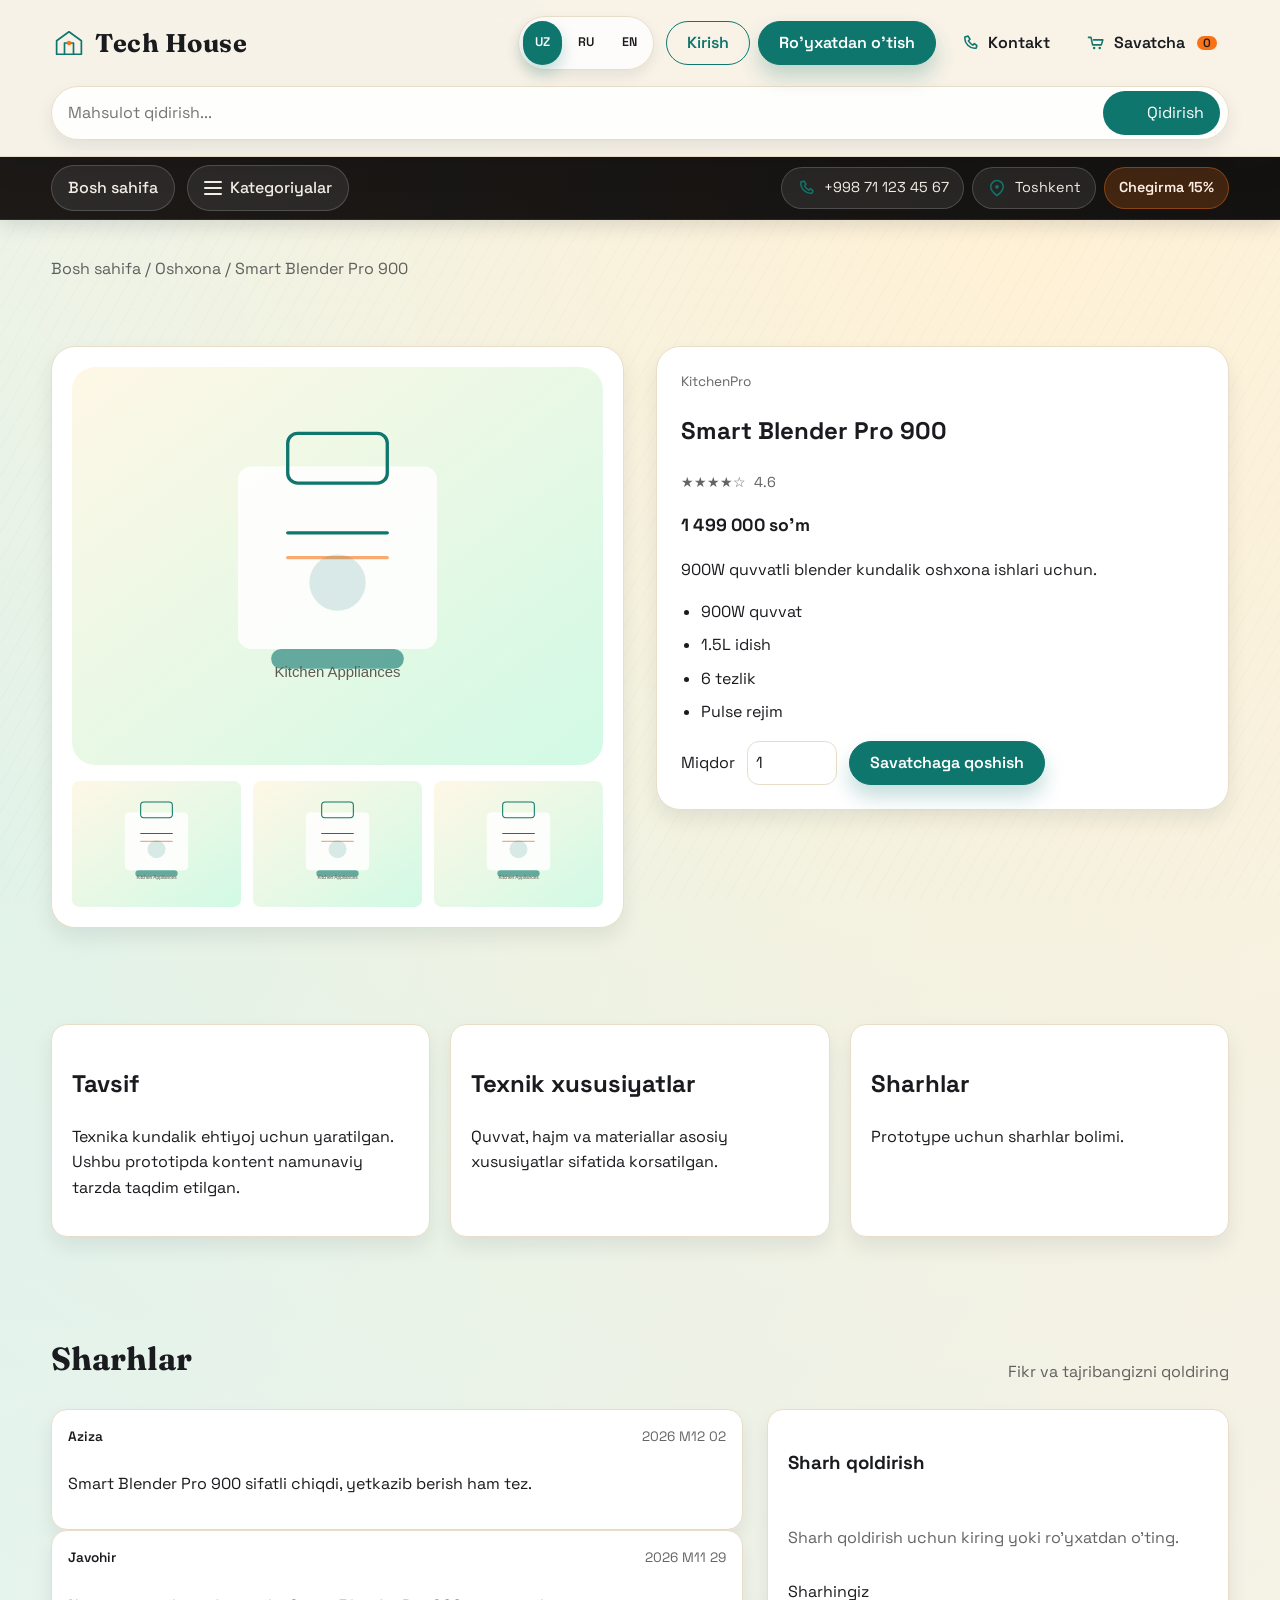
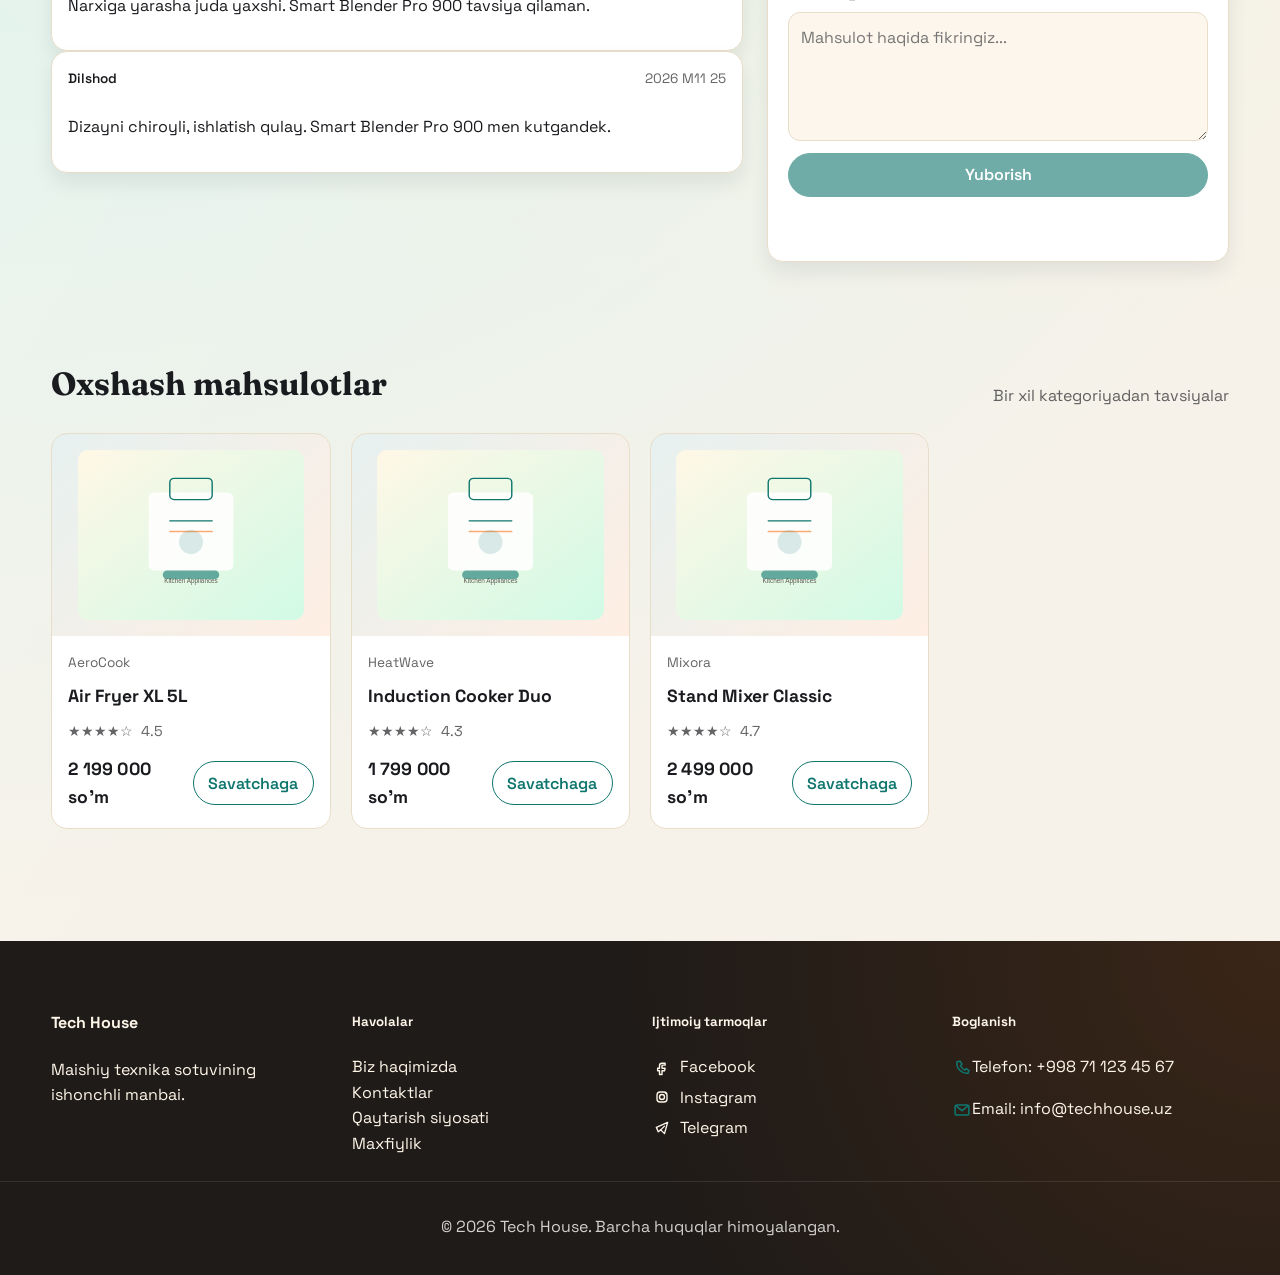
<file: pages/product.html>
<!DOCTYPE html>
<html lang="uz">
<head>
    <meta charset="UTF-8">
    <meta name="viewport" content="width=device-width, initial-scale=1.0">
    <title data-i18n="title.product">Mahsulot - Tech House</title>
    <link rel="preconnect" href="https://fonts.googleapis.com">
    <link rel="preconnect" href="https://fonts.gstatic.com" crossorigin>
    <link href="https://fonts.googleapis.com/css2?family=Fraunces:wght@600;700&family=Space+Grotesk:wght@400;500;600;700&display=swap" rel="stylesheet">
    <link rel="stylesheet" href="../assets/css/main.css">
    <link rel="stylesheet" href="../assets/css/components.css">
    <link rel="stylesheet" href="../assets/css/responsive.css">
</head>
<body data-page="product" data-base="../" data-page-root="">
    <a class="skip-link" href="#main" data-i18n="skip.link">Asosiy qismga otish</a>

    <header class="header">
        <div class="container">
            <div class="header-top">
                <a class="logo" href="../index.html">
                    <img class="logo-mark" src="../assets/img/logo/techhouse-logo.svg" alt="" aria-hidden="true">
                    <span>Tech House</span>
                </a>
                <form class="search-bar" role="search" action="categories.html" method="get" data-search-form>
                    <label class="sr-only" for="searchInput" data-i18n="search.label">Mahsulot qidirish</label>
                    <input type="search" id="searchInput" name="q" placeholder="Mahsulot qidirish..." autocomplete="off" data-i18n-placeholder="search.placeholder">
                    <button type="submit">
                        <img class="icon" src="../assets/img/icons/search.svg" alt="" aria-hidden="true">
                        <span data-i18n="search.button">Qidirish</span>
                    </button>
                </form>
                <div class="header-actions">
                    <div class="lang-switch" role="group" data-i18n-aria="lang.switcher">
                        <button type="button" class="lang-btn" data-lang="uz">UZ</button>
                        <button type="button" class="lang-btn" data-lang="ru">RU</button>
                        <button type="button" class="lang-btn" data-lang="en">EN</button>
                    </div>
                    <div class="auth-actions">
                        <a href="login.html" class="btn btn-outline" data-i18n="nav.signin">Kirish</a>
                        <a href="signup.html" class="btn btn-primary" data-i18n="nav.signup">Ro'yxatdan o'tish</a>
                    </div>
                    <a href="contact.html" class="icon-link">
                        <img class="icon" src="../assets/img/icons/phone.svg" alt="" aria-hidden="true">
                        <span data-i18n="nav.contact">Kontakt</span>
                    </a>
                    <a href="cart.html" class="cart-link">
                        <img class="icon" src="../assets/img/icons/cart.svg" alt="" aria-hidden="true">
                        <span data-i18n="nav.cart">Savatcha</span> <span class="cart-count">0</span>
                    </a>
                </div>
            </div>
        </div>
    </header>

    <nav class="navbar">
        <div class="container nav-bar">
            <div class="nav-bar-left">
                <a href="../index.html" class="nav-home" data-i18n="nav.home">Bosh sahifa</a>
                <button type="button" class="nav-toggle" data-nav-toggle aria-expanded="false" aria-controls="navDrawer">
                    <span class="nav-toggle-icon" aria-hidden="true"></span>
                    <span data-i18n="nav.categories">Kategoriyalar</span>
                </button>
            </div>
            <div class="nav-bar-right">
                <a href="contact.html" class="nav-badge">
                    <img class="icon" src="../assets/img/icons/phone.svg" alt="" aria-hidden="true">
                    <span data-i18n="nav.quick.phone">+998 71 123 45 67</span>
                </a>
                <span class="nav-badge">
                    <img class="icon" src="../assets/img/icons/location.svg" alt="" aria-hidden="true">
                    <span data-i18n="nav.quick.location">Toshkent</span>
                </span>
                <span class="nav-badge nav-badge-accent" data-i18n="nav.quick.discount">Chegirma 15%</span>
            </div>
            <div class="nav-drawer" id="navDrawer" data-nav-drawer>
                <div class="nav-drawer-grid">
                    <div class="nav-group">
                        <p class="nav-group-title" data-i18n="nav.group.home">Uy va oshxona</p>
                        <ul class="nav-group-list">
                            <li><a href="categories.html?cat=Kitchen" data-i18n="nav.kitchen">Oshxona</a></li>
                            <li><a href="categories.html?cat=Cleaning" data-i18n="nav.cleaning">Tozalash</a></li>
                            <li><a href="categories.html?cat=Climate" data-i18n="nav.climate">Iqlim</a></li>
                            <li><a href="categories.html?cat=Appliances" data-i18n="nav.appliances">Kichik qurilmalar</a></li>
                        </ul>
                    </div>
                    <div class="nav-group">
                        <p class="nav-group-title" data-i18n="nav.group.tech">Elektronika</p>
                        <ul class="nav-group-list">
                            <li><a href="categories.html?cat=TV" data-i18n="nav.tv">TV &amp; Audio</a></li>
                            <li><a href="categories.html?cat=Computers" data-i18n="nav.computers">Kompyuter</a></li>
                        </ul>
                    </div>
                </div>
            </div>
        </div>
    </nav>

    <main id="main" class="main-content">
        <section class="breadcrumb">
            <div class="container">
                <p id="productBreadcrumb">Bosh sahifa / Mahsulot</p>
            </div>
        </section>

        <section class="product-details reveal">
            <div class="container product-layout">
                <div class="product-gallery">
                    <img id="productImage" src="../assets/img/products/placeholder.svg" alt="Mahsulot rasmi">
                    <div class="product-thumbnails" id="productThumbnails"></div>
                </div>
                <div class="product-info">
                    <p class="product-brand" id="productBrand">Brend</p>
                    <h1 id="productName">Mahsulot nomi</h1>
                    <div class="product-rating" id="productRating">Reyting</div>
                    <p class="price" id="productPrice">0 so'm</p>
                    <p id="productDescription">Mahsulot tavsifi</p>
                    <ul id="productSpecs" class="specs-list"></ul>
                    <div class="product-actions">
                        <label for="productQty" data-i18n="product.quantityLabel">Miqdor</label>
                        <input type="number" id="productQty" min="1" value="1">
                        <button class="btn btn-primary" type="button" data-action="add-to-cart" data-id="" data-qty-input="productQty" data-i18n="buttons.addToCartFull">Savatchaga qoshish</button>
                    </div>
                </div>
            </div>
        </section>

        <section class="product-tabs reveal">
            <div class="container">
                <div class="tab-grid">
                    <div>
                        <h2 data-i18n="product.tabs.description.title">Tavsif</h2>
                        <p data-i18n="product.tabs.description.text">Texnika kundalik ehtiyoj uchun yaratilgan. Ushbu prototipda kontent namunaviy tarzda taqdim etilgan.</p>
                    </div>
                    <div>
                        <h2 data-i18n="product.tabs.specs.title">Texnik xususiyatlar</h2>
                        <p data-i18n="product.tabs.specs.text">Quvvat, hajm va materiallar asosiy xususiyatlar sifatida korsatilgan.</p>
                    </div>
                    <div>
                        <h2 data-i18n="product.tabs.reviews.title">Sharhlar</h2>
                        <p data-i18n="product.tabs.reviews.text">Prototype uchun sharhlar bolimi.</p>
                    </div>
                </div>
            </div>
        </section>

        <section class="comments-section reveal">
            <div class="container">
                <div class="section-header">
                    <h2 data-i18n="comments.title">Sharhlar</h2>
                    <p data-i18n="comments.subtitle">Fikr va tajribangizni qoldiring</p>
                </div>
                <div class="comments-layout">
                    <div class="comment-list">
                        <p id="commentEmpty" class="muted" data-i18n="comments.empty">Hozircha sharhlar yo'q.</p>
                        <div id="commentList"></div>
                    </div>
                    <form id="commentForm" class="comment-form" novalidate>
                        <h3 data-i18n="comments.form.title">Sharh qoldirish</h3>
                        <p id="commentUser" class="muted"></p>
                        <p id="commentAuth" class="muted" data-i18n-html="comments.authPromptHtml">Sharh qoldirish uchun <a href="login.html">kiring</a> yoki <a href="signup.html">ro'yxatdan o'ting</a>.</p>
                        <div class="form-field">
                            <label for="commentText" data-i18n="comments.form.label">Sharhingiz</label>
                            <textarea id="commentText" rows="4" placeholder="Mahsulot haqida fikringiz..." data-i18n-placeholder="comments.form.placeholder" required></textarea>
                        </div>
                        <button type="submit" class="btn btn-primary" data-i18n="comments.form.button">Yuborish</button>
                        <p id="commentStatus" class="form-status" aria-live="polite"></p>
                    </form>
                </div>
            </div>
        </section>

        <section class="related-products reveal">
            <div class="container">
                <div class="section-header">
                    <h2 data-i18n="product.related.title">Oxshash mahsulotlar</h2>
                    <p data-i18n="product.related.subtitle">Bir xil kategoriyadan tavsiyalar</p>
                </div>
                <div id="relatedGrid" class="products-grid"></div>
            </div>
        </section>
    </main>

    <footer class="footer">
        <div class="container footer-grid">
            <div>
                <h4>Tech House</h4>
                <p data-i18n="footer.tagline">Maishiy texnika sotuvining ishonchli manbai.</p>
            </div>
            <div>
                <h5 data-i18n="footer.links">Havolalar</h5>
                <ul>
                    <li><a href="contact.html" data-i18n="footer.about">Biz haqimizda</a></li>
                    <li><a href="contact.html" data-i18n="footer.contacts">Kontaktlar</a></li>
                    <li><a href="#" data-i18n="footer.returns">Qaytarish siyosati</a></li>
                    <li><a href="#" data-i18n="footer.privacy">Maxfiylik</a></li>
                </ul>
            </div>
            <div>
                <h5 data-i18n="footer.social">Ijtimoiy tarmoqlar</h5>
                <ul>
                    <li><a href="#"><img class="icon" src="../assets/img/icons/facebook.svg" alt="" aria-hidden="true">Facebook</a></li>
                    <li><a href="#"><img class="icon" src="../assets/img/icons/instagram.svg" alt="" aria-hidden="true">Instagram</a></li>
                    <li><a href="#"><img class="icon" src="../assets/img/icons/telegram.svg" alt="" aria-hidden="true">Telegram</a></li>
                </ul>
            </div>
            <div>
                <h5 data-i18n="footer.contactHeading">Boglanish</h5>
                <p><img class="icon" src="../assets/img/icons/phone.svg" alt="" aria-hidden="true"><span data-i18n="footer.phoneLabel">Telefon:</span> +998 71 123 45 67</p>
                <p><img class="icon" src="../assets/img/icons/mail.svg" alt="" aria-hidden="true"><span data-i18n="footer.emailLabel">Email:</span> info@techhouse.uz</p>
            </div>
        </div>
        <div class="footer-bottom">
            <p data-i18n-html="footer.rightsHtml">&copy; 2026 Tech House. Barcha huquqlar himoyalangan.</p>
        </div>
    </footer>

    <script type="module" src="../assets/js/app.js"></script>
</body>
</html>
</file>
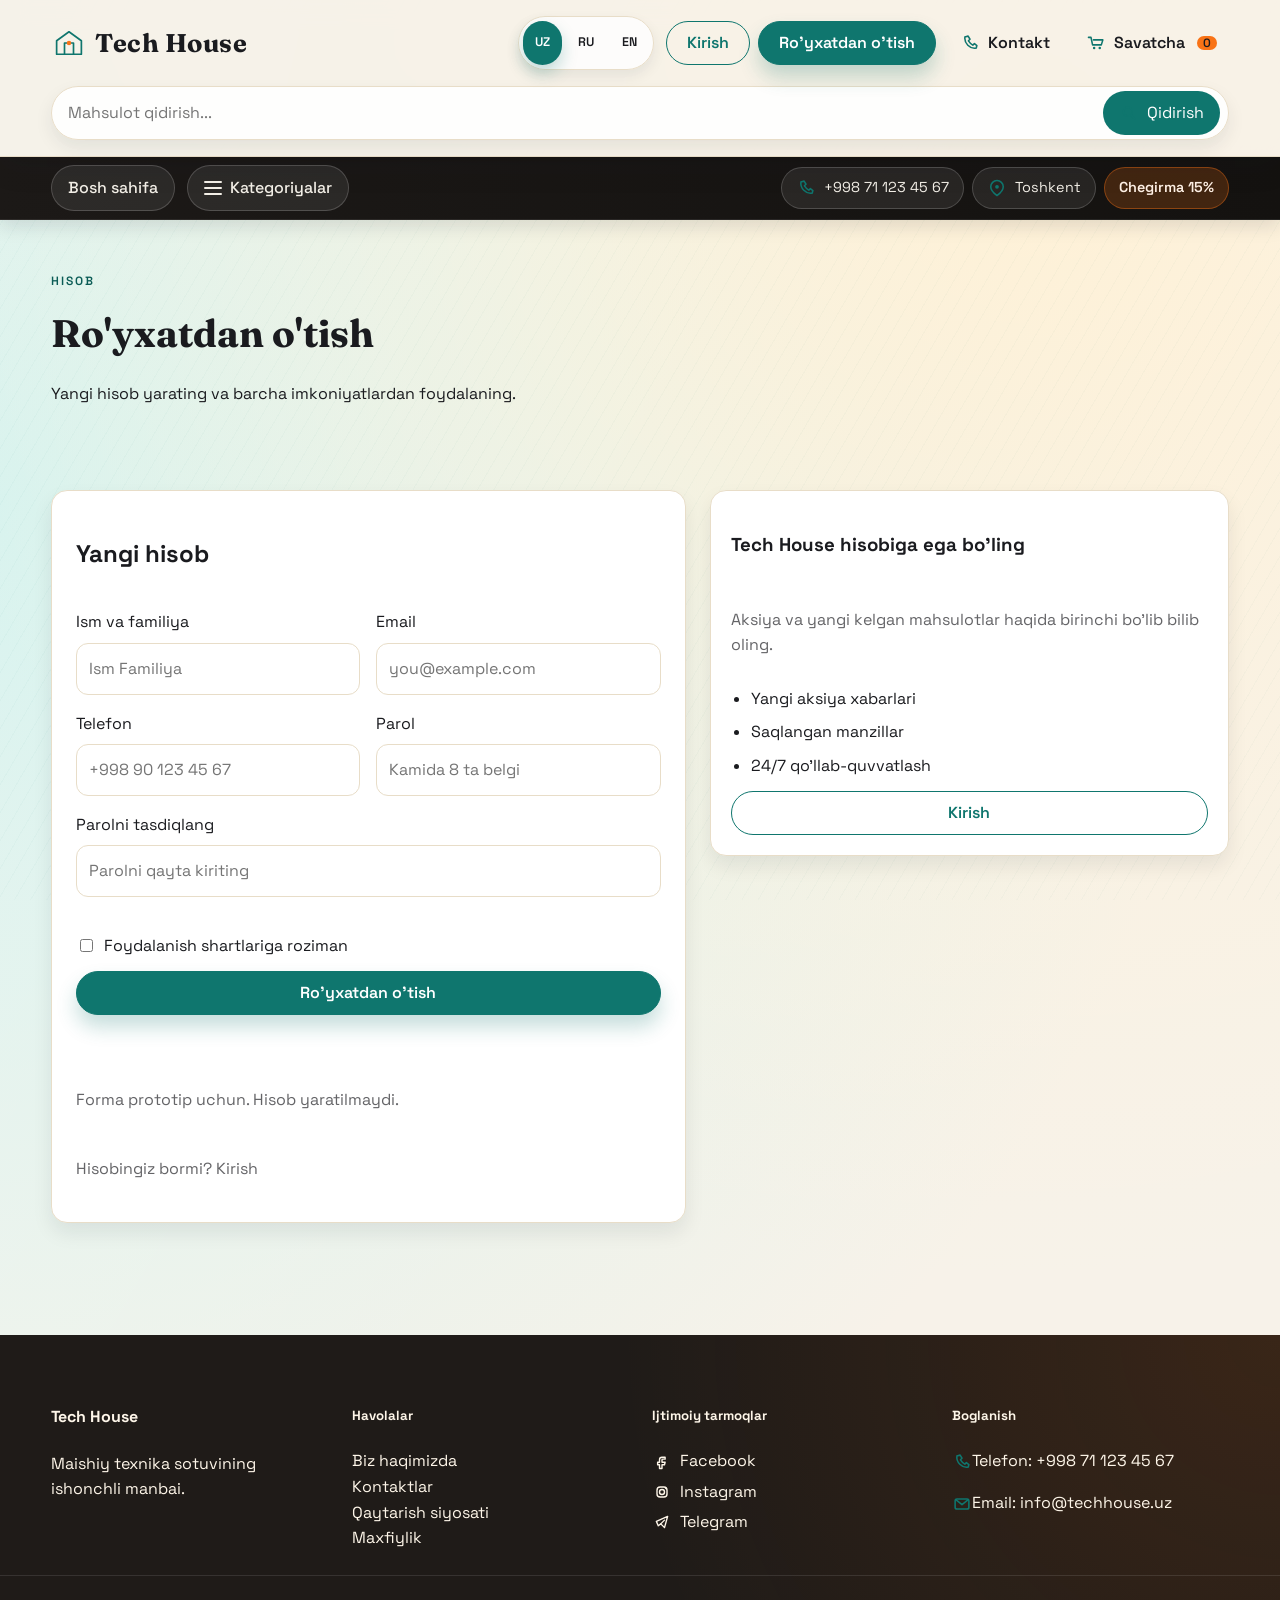
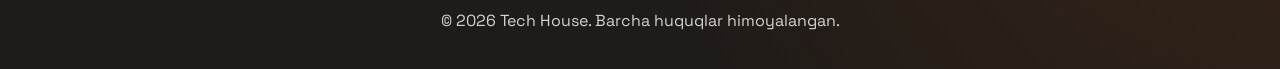
<file: pages/signup.html>
<!DOCTYPE html>
<html lang="uz">
<head>
    <meta charset="UTF-8">
    <meta name="viewport" content="width=device-width, initial-scale=1.0">
    <title data-i18n="title.signup">Ro'yxatdan o'tish - Tech House</title>
    <link rel="preconnect" href="https://fonts.googleapis.com">
    <link rel="preconnect" href="https://fonts.gstatic.com" crossorigin>
    <link href="https://fonts.googleapis.com/css2?family=Fraunces:wght@600;700&family=Space+Grotesk:wght@400;500;600;700&display=swap" rel="stylesheet">
    <link rel="stylesheet" href="../assets/css/main.css">
    <link rel="stylesheet" href="../assets/css/components.css">
    <link rel="stylesheet" href="../assets/css/responsive.css">
</head>
<body data-page="signup" data-base="../" data-page-root="">
    <a class="skip-link" href="#main" data-i18n="skip.link">Asosiy qismga otish</a>

    <header class="header">
        <div class="container">
            <div class="header-top">
                <a class="logo" href="../index.html">
                    <img class="logo-mark" src="../assets/img/logo/techhouse-logo.svg" alt="" aria-hidden="true">
                    <span>Tech House</span>
                </a>
                <form class="search-bar" role="search" action="categories.html" method="get" data-search-form>
                    <label class="sr-only" for="searchInput" data-i18n="search.label">Mahsulot qidirish</label>
                    <input type="search" id="searchInput" name="q" placeholder="Mahsulot qidirish..." autocomplete="off" data-i18n-placeholder="search.placeholder">
                    <button type="submit">
                        <img class="icon" src="../assets/img/icons/search.svg" alt="" aria-hidden="true">
                        <span data-i18n="search.button">Qidirish</span>
                    </button>
                </form>
                <div class="header-actions">
                    <div class="lang-switch" role="group" data-i18n-aria="lang.switcher">
                        <button type="button" class="lang-btn" data-lang="uz">UZ</button>
                        <button type="button" class="lang-btn" data-lang="ru">RU</button>
                        <button type="button" class="lang-btn" data-lang="en">EN</button>
                    </div>
                    <div class="auth-actions">
                        <a href="login.html" class="btn btn-outline" data-i18n="nav.signin">Kirish</a>
                        <a href="signup.html" class="btn btn-primary" data-i18n="nav.signup">Ro'yxatdan o'tish</a>
                    </div>
                    <a href="contact.html" class="icon-link">
                        <img class="icon" src="../assets/img/icons/phone.svg" alt="" aria-hidden="true">
                        <span data-i18n="nav.contact">Kontakt</span>
                    </a>
                    <a href="cart.html" class="cart-link">
                        <img class="icon" src="../assets/img/icons/cart.svg" alt="" aria-hidden="true">
                        <span data-i18n="nav.cart">Savatcha</span> <span class="cart-count">0</span>
                    </a>
                </div>
            </div>
        </div>
    </header>

    <nav class="navbar">
        <div class="container nav-bar">
            <div class="nav-bar-left">
                <a href="../index.html" class="nav-home" data-i18n="nav.home">Bosh sahifa</a>
                <button type="button" class="nav-toggle" data-nav-toggle aria-expanded="false" aria-controls="navDrawer">
                    <span class="nav-toggle-icon" aria-hidden="true"></span>
                    <span data-i18n="nav.categories">Kategoriyalar</span>
                </button>
            </div>
            <div class="nav-bar-right">
                <a href="contact.html" class="nav-badge">
                    <img class="icon" src="../assets/img/icons/phone.svg" alt="" aria-hidden="true">
                    <span data-i18n="nav.quick.phone">+998 71 123 45 67</span>
                </a>
                <span class="nav-badge">
                    <img class="icon" src="../assets/img/icons/location.svg" alt="" aria-hidden="true">
                    <span data-i18n="nav.quick.location">Toshkent</span>
                </span>
                <span class="nav-badge nav-badge-accent" data-i18n="nav.quick.discount">Chegirma 15%</span>
            </div>
            <div class="nav-drawer" id="navDrawer" data-nav-drawer>
                <div class="nav-drawer-grid">
                    <div class="nav-group">
                        <p class="nav-group-title" data-i18n="nav.group.home">Uy va oshxona</p>
                        <ul class="nav-group-list">
                            <li><a href="categories.html?cat=Kitchen" data-i18n="nav.kitchen">Oshxona</a></li>
                            <li><a href="categories.html?cat=Cleaning" data-i18n="nav.cleaning">Tozalash</a></li>
                            <li><a href="categories.html?cat=Climate" data-i18n="nav.climate">Iqlim</a></li>
                            <li><a href="categories.html?cat=Appliances" data-i18n="nav.appliances">Kichik qurilmalar</a></li>
                        </ul>
                    </div>
                    <div class="nav-group">
                        <p class="nav-group-title" data-i18n="nav.group.tech">Elektronika</p>
                        <ul class="nav-group-list">
                            <li><a href="categories.html?cat=TV" data-i18n="nav.tv">TV &amp; Audio</a></li>
                            <li><a href="categories.html?cat=Computers" data-i18n="nav.computers">Kompyuter</a></li>
                        </ul>
                    </div>
                </div>
            </div>
        </div>
    </nav>

    <main id="main" class="main-content">
        <section class="page-hero reveal">
            <div class="container">
                <p class="eyebrow" data-i18n="auth.signup.eyebrow">Hisob</p>
                <h1 data-i18n="auth.signup.title">Ro'yxatdan o'tish</h1>
                <p data-i18n="auth.signup.subtitle">Yangi hisob yarating va barcha imkoniyatlardan foydalaning.</p>
            </div>
        </section>

        <section class="auth-section">
            <div class="container auth-layout">
                <form id="signupForm" class="auth-form" novalidate>
                    <h2 data-i18n="auth.signup.formTitle">Yangi hisob</h2>
                    <div class="form-grid">
                        <div class="form-field">
                            <label for="signupName" data-i18n="auth.signup.nameLabel">Ism va familiya</label>
                            <input type="text" id="signupName" name="signupName" placeholder="Ism Familiya" autocomplete="name" required data-i18n-placeholder="auth.signup.namePlaceholder">
                        </div>
                        <div class="form-field">
                            <label for="signupEmail" data-i18n="auth.signup.emailLabel">Email</label>
                            <input type="email" id="signupEmail" name="signupEmail" placeholder="you@example.com" autocomplete="email" required data-i18n-placeholder="auth.signup.emailPlaceholder">
                        </div>
                        <div class="form-field">
                            <label for="signupPhone" data-i18n="auth.signup.phoneLabel">Telefon</label>
                            <input type="tel" id="signupPhone" name="signupPhone" placeholder="+998 90 123 45 67" autocomplete="tel" required data-i18n-placeholder="auth.signup.phonePlaceholder">
                        </div>
                        <div class="form-field">
                            <label for="signupPassword" data-i18n="auth.signup.passwordLabel">Parol</label>
                            <input type="password" id="signupPassword" name="signupPassword" placeholder="Kamida 8 ta belgi" autocomplete="new-password" required data-i18n-placeholder="auth.signup.passwordPlaceholder">
                        </div>
                        <div class="form-field full">
                            <label for="signupConfirm" data-i18n="auth.signup.confirmLabel">Parolni tasdiqlang</label>
                            <input type="password" id="signupConfirm" name="signupConfirm" placeholder="Parolni qayta kiriting" autocomplete="new-password" required data-i18n-placeholder="auth.signup.confirmPlaceholder">
                        </div>
                    </div>
                    <div class="form-actions">
                        <label class="checkbox">
                            <input type="checkbox" required>
                            <span data-i18n="auth.signup.terms">Foydalanish shartlariga roziman</span>
                        </label>
                        <button type="submit" class="btn btn-primary" data-i18n="auth.signup.button">Ro'yxatdan o'tish</button>
                        <p id="signupStatus" class="form-status" aria-live="polite"></p>
                        <p class="muted" data-i18n="auth.signup.note">Forma prototip uchun. Hisob yaratilmaydi.</p>
                        <p class="muted">
                            <span data-i18n="auth.signup.haveAccount">Hisobingiz bormi?</span>
                            <a href="login.html" data-i18n="auth.signup.signinLink">Kirish</a>
                        </p>
                    </div>
                </form>
                <div class="auth-card">
                    <h3 data-i18n="auth.signup.cardTitle">Tech House hisobiga ega bo'ling</h3>
                    <p class="muted" data-i18n="auth.signup.cardText">Aksiya va yangi kelgan mahsulotlar haqida birinchi bo'lib bilib oling.</p>
                    <ul class="specs-list">
                        <li data-i18n="auth.signup.benefit1">Yangi aksiya xabarlari</li>
                        <li data-i18n="auth.signup.benefit2">Saqlangan manzillar</li>
                        <li data-i18n="auth.signup.benefit3">24/7 qo'llab-quvvatlash</li>
                    </ul>
                    <a href="login.html" class="btn btn-outline" data-i18n="auth.signup.cardCta">Kirish</a>
                </div>
            </div>
        </section>
    </main>

    <footer class="footer">
        <div class="container footer-grid">
            <div>
                <h4>Tech House</h4>
                <p data-i18n="footer.tagline">Maishiy texnika sotuvining ishonchli manbai.</p>
            </div>
            <div>
                <h5 data-i18n="footer.links">Havolalar</h5>
                <ul>
                    <li><a href="contact.html" data-i18n="footer.about">Biz haqimizda</a></li>
                    <li><a href="contact.html" data-i18n="footer.contacts">Kontaktlar</a></li>
                    <li><a href="#" data-i18n="footer.returns">Qaytarish siyosati</a></li>
                    <li><a href="#" data-i18n="footer.privacy">Maxfiylik</a></li>
                </ul>
            </div>
            <div>
                <h5 data-i18n="footer.social">Ijtimoiy tarmoqlar</h5>
                <ul>
                    <li><a href="#"><img class="icon" src="../assets/img/icons/facebook.svg" alt="" aria-hidden="true">Facebook</a></li>
                    <li><a href="#"><img class="icon" src="../assets/img/icons/instagram.svg" alt="" aria-hidden="true">Instagram</a></li>
                    <li><a href="#"><img class="icon" src="../assets/img/icons/telegram.svg" alt="" aria-hidden="true">Telegram</a></li>
                </ul>
            </div>
            <div>
                <h5 data-i18n="footer.contactHeading">Boglanish</h5>
                <p><img class="icon" src="../assets/img/icons/phone.svg" alt="" aria-hidden="true"><span data-i18n="footer.phoneLabel">Telefon:</span> +998 71 123 45 67</p>
                <p><img class="icon" src="../assets/img/icons/mail.svg" alt="" aria-hidden="true"><span data-i18n="footer.emailLabel">Email:</span> info@techhouse.uz</p>
            </div>
        </div>
        <div class="footer-bottom">
            <p data-i18n-html="footer.rightsHtml">&copy; 2026 Tech House. Barcha huquqlar himoyalangan.</p>
        </div>
    </footer>

    <script type="module" src="../assets/js/app.js"></script>
</body>
</html>
</file>
<file: assets/css/main.css>
:root {
    --bg: #f7f2e9;
    --surface: #fdf6ec;
    --surface-strong: #ffffff;
    --text: #1a1b1f;
    --muted: rgba(26, 27, 31, 0.68);
    --primary: #0f766e;
    --primary-600: #0b5c56;
    --accent-warm: #f97316;
    --danger: #ef4444;
    --border: #e8ddc8;
    --shadow: 0 16px 30px rgba(17, 24, 39, 0.12);
    --shadow-lg: 0 24px 50px rgba(17, 24, 39, 0.14);
    --shadow-soft: 0 10px 20px rgba(17, 24, 39, 0.08);
    --radius-sm: 12px;
    --radius-md: 16px;
    --radius-lg: 24px;
    --space-1: 4px;
    --space-2: 8px;
    --space-3: 12px;
    --space-4: 16px;
    --space-5: 20px;
    --space-6: 24px;
    --space-7: 32px;
    --space-8: 40px;
    --space-9: 48px;
    --space-10: 64px;
    --transition-fast: 150ms ease;
    --transition-base: 220ms ease;
    --max-width: 1200px;

    --nav-bg: #1c1917;
    --nav-bg-2: #141210;
    --nav-text: #f3efe7;
    --nav-muted: rgba(243, 239, 231, 0.7);

    --accent: var(--primary);
    --accent-dark: var(--primary-600);
    --accent-2: var(--accent-warm);
    --accent-3: var(--danger);
    --line: var(--border);
    --ink: var(--text);
    --radius: var(--radius-lg);
}

* {
    box-sizing: border-box;
}

html {
    scroll-behavior: smooth;
}

body {
    margin: 0;
    font-family: "Space Grotesk", "Segoe UI", sans-serif;
    color: var(--text);
    font-size: 16px;
    line-height: 1.6;
    background: radial-gradient(circle at 80% 8%, #fff1d6 0%, rgba(255, 241, 214, 0.4) 32%, transparent 62%),
        radial-gradient(circle at 0% 30%, #d7f3ef 0%, rgba(215, 243, 239, 0.45) 40%, transparent 70%),
        linear-gradient(120deg, rgba(255, 255, 255, 0.4) 0%, rgba(255, 255, 255, 0) 55%),
        var(--bg);
    min-height: 100vh;
}

body::before {
    content: "";
    position: fixed;
    inset: 0;
    background: repeating-linear-gradient(120deg, rgba(15, 118, 110, 0.06), rgba(15, 118, 110, 0.06) 1px, transparent 1px, transparent 14px);
    pointer-events: none;
    z-index: -1;
    opacity: 0.4;
}

a {
    color: inherit;
    text-decoration: none;
    transition: color var(--transition-fast), background var(--transition-fast);
}

img {
    max-width: 100%;
    display: block;
}

.icon {
    width: 20px;
    height: 20px;
    display: inline-block;
    vertical-align: middle;
}

.icon-lg {
    width: 40px;
    height: 40px;
}

.logo-mark {
    width: 36px;
    height: 36px;
}

button,
input,
select,
textarea {
    font: inherit;
    color: inherit;
}

a:focus-visible,
button:focus-visible,
input:focus-visible,
select:focus-visible,
textarea:focus-visible {
    outline: 2px solid var(--primary);
    outline-offset: 3px;
}

ul {
    margin: 0;
    padding: 0;
    list-style: none;
}

section {
    padding: var(--space-9) 0;
}

.container {
    width: min(var(--max-width), 92%);
    margin: 0 auto;
}

.skip-link {
    position: absolute;
    left: -999px;
    top: 10px;
    background: var(--primary);
    color: #fff;
    padding: var(--space-2) var(--space-4);
    border-radius: 999px;
}

.skip-link:focus {
    left: 16px;
    z-index: 20;
}

.sr-only {
    position: absolute;
    width: 1px;
    height: 1px;
    padding: 0;
    margin: -1px;
    overflow: hidden;
    clip: rect(0, 0, 0, 0);
    white-space: nowrap;
    border: 0;
}

.header {
    position: sticky;
    top: 0;
    z-index: 10;
    background: rgba(247, 242, 233, 0.88);
    backdrop-filter: blur(12px);
    border-bottom: 1px solid var(--border);
    box-shadow: 0 10px 30px rgba(16, 24, 40, 0.08);
}

.header-top {
    display: grid;
    grid-template-columns: auto 1fr;
    grid-template-areas:
        "logo actions"
        "search search";
    align-items: center;
    gap: var(--space-4) var(--space-6);
    padding: var(--space-4) 0;
}

.logo {
    display: inline-flex;
    align-items: center;
    gap: var(--space-2);
    font-family: "Fraunces", serif;
    font-size: 1.6rem;
    font-weight: 700;
    letter-spacing: 0.5px;
    grid-area: logo;
}

.search-bar {
    grid-area: search;
    flex: 1 1 320px;
    min-width: 240px;
    display: flex;
    align-items: center;
    background: rgba(255, 255, 255, 0.9);
    border: 1px solid var(--border);
    border-radius: 999px;
    padding: var(--space-1) var(--space-2) var(--space-1) var(--space-4);
    max-width: none;
    width: 100%;
    justify-self: stretch;
    gap: var(--space-2);
    box-shadow: 0 8px 18px rgba(15, 23, 42, 0.08);
    transition: border-color var(--transition-fast), box-shadow var(--transition-fast);
}

.search-bar:focus-within {
    border-color: var(--primary);
    box-shadow: 0 0 0 3px rgba(15, 118, 110, 0.15), 0 8px 18px rgba(15, 23, 42, 0.08);
}

.search-bar input {
    border: none;
    background: transparent;
    flex: 1;
    padding: var(--space-2) 0;
    outline: none;
    min-height: 44px;
}

.search-bar button {
    border: none;
    background: var(--primary);
    color: #fff;
    padding: var(--space-2) var(--space-4);
    border-radius: 999px;
    cursor: pointer;
    display: inline-flex;
    align-items: center;
    gap: var(--space-2);
    min-height: 44px;
}

.search-bar button:hover {
    background: var(--primary-600);
}

.search-bar button:active {
    transform: translateY(1px);
}

.header-actions {
    grid-area: actions;
    display: flex;
    align-items: center;
    gap: var(--space-3);
    flex-wrap: wrap;
    justify-content: flex-end;
    justify-self: end;
}

.auth-actions {
    display: inline-flex;
    align-items: center;
    gap: var(--space-2);
    flex-wrap: wrap;
}

.icon-link,
.cart-link {
    font-weight: 600;
    display: inline-flex;
    align-items: center;
    gap: var(--space-2);
    padding: var(--space-2) var(--space-3);
    border-radius: 999px;
    min-height: 44px;
    line-height: 1;
    transition: background var(--transition-fast), color var(--transition-fast);
}

.icon-link:hover,
.cart-link:hover {
    background: rgba(15, 118, 110, 0.08);
}

.cart-count {
    background: var(--accent-warm);
    color: var(--text);
    border-radius: 999px;
    padding: 1px 6px;
    margin-left: var(--space-1);
    font-size: 0.75rem;
    font-weight: 600;
}

.lang-switch {
    display: inline-flex;
    align-items: center;
    gap: var(--space-1);
    padding: 4px;
    border-radius: 999px;
    background: rgba(255, 255, 255, 0.8);
    border: 1px solid var(--border);
    box-shadow: 0 6px 14px rgba(15, 23, 42, 0.08);
}

.lang-btn {
    border: none;
    background: transparent;
    color: var(--text);
    font-weight: 600;
    font-size: 0.78rem;
    padding: 0 var(--space-3);
    min-height: 44px;
    border-radius: 999px;
    cursor: pointer;
    display: inline-flex;
    align-items: center;
    justify-content: center;
    transition: background 180ms ease, color 180ms ease, box-shadow 180ms ease;
}

.lang-btn:hover {
    background: rgba(15, 118, 110, 0.12);
}

.lang-btn.active {
    background: var(--primary);
    color: #fff;
    box-shadow: 0 8px 16px rgba(15, 118, 110, 0.25);
}

.navbar {
    background: linear-gradient(90deg, var(--nav-bg), var(--nav-bg-2));
    border-bottom: 1px solid rgba(255, 255, 255, 0.08);
    box-shadow: 0 6px 18px rgba(16, 24, 40, 0.12);
    min-height: 56px;
    position: relative;
}

.nav-bar {
    display: flex;
    align-items: center;
    gap: var(--space-3);
    padding: var(--space-2) 0;
    position: relative;
    flex-wrap: wrap;
}

.nav-bar-left {
    display: inline-flex;
    align-items: center;
    gap: var(--space-3);
    flex-wrap: wrap;
}

.nav-bar-right {
    margin-left: auto;
    display: flex;
    align-items: center;
    gap: var(--space-2);
    flex-wrap: wrap;
    justify-content: flex-end;
}

.nav-home,
.nav-toggle {
    display: inline-flex;
    align-items: center;
    gap: var(--space-2);
    padding: 8px var(--space-4);
    border-radius: 999px;
    border: 1px solid rgba(255, 255, 255, 0.18);
    background: rgba(255, 255, 255, 0.08);
    color: var(--nav-text);
    min-height: 46px;
    font-weight: 500;
    transition: background 180ms ease, color 180ms ease, border-color 180ms ease;
}

.nav-home:hover,
.nav-toggle:hover {
    background: rgba(255, 255, 255, 0.16);
}

.nav-home.active {
    background: #ffffff;
    color: var(--nav-bg);
    border-color: #ffffff;
}

.nav-toggle {
    cursor: pointer;
}

.nav-badge {
    display: inline-flex;
    align-items: center;
    gap: var(--space-2);
    padding: 8px 14px;
    border-radius: 999px;
    border: 1px solid rgba(255, 255, 255, 0.18);
    background: rgba(255, 255, 255, 0.08);
    color: var(--nav-text);
    font-size: 0.9rem;
    min-height: 40px;
    transition: background 180ms ease, color 180ms ease, border-color 180ms ease;
}

.nav-badge:hover {
    background: rgba(255, 255, 255, 0.16);
}

.nav-badge-accent {
    background: rgba(249, 115, 22, 0.2);
    border-color: rgba(249, 115, 22, 0.4);
    color: #fff1e6;
    font-weight: 600;
}

.nav-toggle-icon {
    width: 18px;
    height: 2px;
    background: currentColor;
    border-radius: 999px;
    box-shadow: 0 -6px 0 currentColor, 0 6px 0 currentColor;
}

.nav-toggle[aria-expanded="true"] {
    background: rgba(255, 255, 255, 0.2);
}

.nav-drawer {
    position: absolute;
    top: calc(100% + 8px);
    left: 0;
    width: min(720px, 100%);
    background: #1c1917;
    border: 1px solid rgba(255, 255, 255, 0.12);
    border-radius: var(--radius-md);
    padding: var(--space-6);
    box-shadow: var(--shadow-lg);
    opacity: 0;
    transform: translateY(-8px);
    pointer-events: none;
    transition: opacity 180ms ease, transform 180ms ease;
    z-index: 20;
}

.nav-drawer.is-open {
    opacity: 1;
    transform: translateY(0);
    pointer-events: auto;
}

.nav-drawer-grid {
    display: grid;
    grid-template-columns: repeat(2, minmax(0, 1fr));
    gap: var(--space-6);
}

.nav-group-title {
    margin: 0 0 var(--space-3);
    color: var(--nav-muted);
    font-size: 0.75rem;
    letter-spacing: 1.6px;
    text-transform: uppercase;
}

.nav-group-list {
    display: grid;
    gap: var(--space-2);
}

.nav-group-list a {
    display: flex;
    align-items: center;
    padding: 10px 14px;
    border-radius: 999px;
    border: 1px solid rgba(255, 255, 255, 0.12);
    background: rgba(255, 255, 255, 0.06);
    color: var(--nav-text);
    transition: background 180ms ease, color 180ms ease, border-color 180ms ease;
}

.nav-group-list a:hover {
    background: rgba(255, 255, 255, 0.16);
    border-color: rgba(255, 255, 255, 0.2);
}

.nav-menu {
    display: flex;
    flex-wrap: nowrap;
    align-items: center;
    gap: var(--space-2);
    padding: var(--space-2) 0;
    min-height: 56px;
    overflow-x: auto;
    scroll-behavior: smooth;
    -webkit-overflow-scrolling: touch;
    scroll-snap-type: x proximity;
    scrollbar-width: none;
}

.nav-menu::-webkit-scrollbar {
    height: 0;
}

.nav-menu li {
    scroll-snap-align: start;
}

.nav-menu a {
    color: var(--nav-text);
    font-weight: 500;
    padding: 8px var(--space-4);
    border-radius: 999px;
    border: 1px solid rgba(255, 255, 255, 0.12);
    background: rgba(255, 255, 255, 0.06);
    transition: color 180ms ease, background 180ms ease;
    min-height: 46px;
    display: inline-flex;
    align-items: center;
    position: relative;
}

.nav-menu a:hover {
    color: #ffffff;
    background: rgba(255, 255, 255, 0.14);
}

.nav-menu a:focus-visible {
    outline: 2px solid #fff;
    outline-offset: 2px;
}

.nav-menu a.active {
    color: var(--nav-bg);
    background: #ffffff;
    border-color: #ffffff;
}

.nav-menu a::after {
    display: none;
}

.main-content {
    padding-bottom: var(--space-10);
}

.eyebrow {
    text-transform: uppercase;
    letter-spacing: 2px;
    font-size: 0.75rem;
    font-weight: 600;
    color: var(--primary-600);
    margin-bottom: var(--space-3);
}

.hero-banner {
    margin: 24px 0 0;
    border-radius: var(--radius-lg);
    background: linear-gradient(120deg, #fef3c7, #d1fae5);
    box-shadow: var(--shadow-lg);
    position: relative;
    overflow: hidden;
}

.hero-banner::before,
.hero-banner::after {
    content: "";
    position: absolute;
    border-radius: 999px;
    opacity: 0.4;
    filter: blur(0);
}

.hero-banner::before {
    width: 320px;
    height: 320px;
    background: radial-gradient(circle, rgba(15, 118, 110, 0.25), transparent 70%);
    top: -160px;
    right: -80px;
}

.hero-banner::after {
    width: 240px;
    height: 240px;
    background: radial-gradient(circle, rgba(249, 115, 22, 0.25), transparent 70%);
    bottom: -140px;
    left: -80px;
}

.hero-grid {
    display: grid;
    grid-template-columns: repeat(2, minmax(0, 1fr));
    gap: var(--space-7);
    padding: var(--space-9);
    position: relative;
    z-index: 1;
}

.hero-content h1 {
    font-family: "Fraunces", serif;
    font-size: clamp(2.4rem, 3.4vw, 3.4rem);
    margin: 0 0 var(--space-4);
    line-height: 1.1;
}

.hero-content p {
    margin: 0 0 var(--space-6);
    color: var(--muted);
    font-size: 1.05rem;
}

.hero-actions {
    display: flex;
    flex-wrap: wrap;
    gap: var(--space-3);
    margin-bottom: var(--space-6);
}

.hero-metrics {
    display: grid;
    grid-template-columns: repeat(3, minmax(0, 1fr));
    gap: var(--space-3);
}

.metric-value {
    font-weight: 700;
    font-size: 1.2rem;
    margin: 0;
}

.metric-label {
    margin: 0;
    color: var(--muted);
    font-size: 0.9rem;
}

.hero-visual {
    display: grid;
    gap: var(--space-5);
    align-content: center;
}

.hero-image {
    width: 100%;
    border-radius: var(--radius-lg);
    border: 1px solid var(--border);
    background: var(--surface-strong);
    box-shadow: var(--shadow-soft);
}

.hero-card {
    background: rgba(255, 255, 255, 0.92);
    border-radius: var(--radius-md);
    padding: var(--space-5);
    border: 1px solid var(--border);
    box-shadow: var(--shadow-soft);
}

.hero-card.secondary {
    background: #fff;
    border-style: dashed;
}

.hero-card-title {
    text-transform: uppercase;
    letter-spacing: 1.2px;
    font-size: 0.7rem;
    color: var(--muted);
    margin: 0 0 8px;
}

.section-header {
    display: flex;
    justify-content: space-between;
    align-items: flex-end;
    gap: var(--space-4);
    margin-bottom: var(--space-6);
}

.section-header h2 {
    font-family: "Fraunces", serif;
    font-size: 2rem;
    margin: 0;
}

.section-header p {
    margin: 0;
    color: var(--muted);
}

.page-hero {
    padding: var(--space-8) 0 var(--space-5);
}

.page-hero h1 {
    font-family: "Fraunces", serif;
    font-size: 2.4rem;
    margin: 0 0 var(--space-3);
}

.breadcrumb {
    padding: var(--space-5) 0 0;
    color: var(--muted);
}

.footer {
    background: radial-gradient(circle at top right, rgba(249, 115, 22, 0.12), transparent 50%),
        #1f1b18;
    color: #fef6e9;
    padding: var(--space-9) 0 var(--space-5);
}

.footer-grid {
    display: grid;
    grid-template-columns: repeat(4, minmax(0, 1fr));
    gap: var(--space-6);
}

.footer a {
    color: #fef6e9;
    display: inline-flex;
    align-items: center;
    gap: var(--space-2);
}

.footer-bottom {
    text-align: center;
    border-top: 1px solid rgba(255, 255, 255, 0.1);
    margin-top: var(--space-6);
    padding-top: var(--space-4);
    color: rgba(255, 255, 255, 0.8);
}

.catalog-layout {
    display: grid;
    grid-template-columns: 280px 1fr;
    gap: var(--space-7);
}

.filters {
    background: rgba(255, 255, 255, 0.9);
    border: 1px solid var(--border);
    border-radius: var(--radius-md);
    padding: var(--space-5);
    position: sticky;
    top: 120px;
    align-self: start;
    box-shadow: var(--shadow-soft);
}

.catalog-bar {
    display: flex;
    align-items: center;
    justify-content: space-between;
    gap: var(--space-4);
    margin-bottom: var(--space-5);
}

.catalog-bar h2 {
    margin: 0 0 4px;
}

.catalog-bar p {
    margin: 0;
    color: var(--muted);
}

.sort-control {
    display: flex;
    align-items: center;
    gap: var(--space-2);
}

.sort-control select {
    padding: var(--space-2) var(--space-3);
    border-radius: 999px;
    border: 1px solid var(--border);
    background: #fff;
}

.pagination {
    display: flex;
    gap: var(--space-2);
    flex-wrap: wrap;
    margin-top: var(--space-6);
}

.product-layout {
    display: grid;
    grid-template-columns: repeat(2, minmax(0, 1fr));
    gap: var(--space-7);
    align-items: start;
}

.product-gallery {
    background: var(--surface-strong);
    border-radius: var(--radius-lg);
    padding: var(--space-5);
    border: 1px solid var(--border);
    box-shadow: var(--shadow-soft);
}

.product-thumbnails {
    display: grid;
    grid-template-columns: repeat(3, minmax(0, 1fr));
    gap: var(--space-3);
    margin-top: var(--space-4);
}

.product-info {
    background: var(--surface-strong);
    border-radius: var(--radius-lg);
    padding: var(--space-6);
    border: 1px solid var(--border);
    box-shadow: var(--shadow-soft);
}

.product-actions {
    display: flex;
    align-items: center;
    gap: var(--space-3);
    margin-top: var(--space-4);
}

.product-actions input {
    width: 90px;
    padding: var(--space-2);
    border-radius: var(--radius-sm);
    border: 1px solid var(--border);
}

.tab-grid {
    display: grid;
    grid-template-columns: repeat(3, minmax(0, 1fr));
    gap: var(--space-5);
}

.cart-layout {
    display: grid;
    grid-template-columns: 1.5fr 0.8fr;
    gap: 24px;
    align-items: start;
}

.cart-header {
    display: flex;
    justify-content: space-between;
    align-items: baseline;
    margin-bottom: 16px;
}

.checkout-layout {
    display: grid;
    grid-template-columns: 1.3fr 0.7fr;
    gap: 24px;
    align-items: start;
}

.auth-layout {
    display: grid;
    grid-template-columns: 1.1fr 0.9fr;
    gap: 24px;
    align-items: start;
}

.contact-grid {
    display: grid;
    grid-template-columns: repeat(3, minmax(0, 1fr));
    gap: var(--space-5);
}

.contact-layout {
    display: grid;
    grid-template-columns: 1fr 1fr;
    gap: var(--space-6);
}

.map-placeholder {
    background: var(--surface-strong);
    border: 1px dashed var(--border);
    border-radius: var(--radius-md);
    min-height: 280px;
    display: grid;
    place-items: center;
    color: var(--muted);
    padding: var(--space-4);
}

.map-placeholder img {
    width: 100%;
    height: 100%;
    object-fit: cover;
    border-radius: var(--radius-md);
}

.contact-icon {
    width: 36px;
    height: 36px;
}

.empty-state {
    background: #fff;
    border-radius: var(--radius-md);
    border: 1px dashed var(--border);
    padding: var(--space-7);
    text-align: center;
    display: none;
}

.empty-state h3 {
    margin-top: 0;
}

.muted {
    color: var(--muted);
}

.reveal {
    animation: fadeUp 0.8s ease both;
}

@keyframes fadeUp {
    from {
        opacity: 0;
        transform: translateY(20px);
    }
    to {
        opacity: 1;
        transform: translateY(0);
    }
}

@media (prefers-reduced-motion: reduce) {
    * {
        animation: none !important;
        scroll-behavior: auto !important;
    }
}
</file>
<file: assets/css/components.css>
.btn {
    display: inline-flex;
    align-items: center;
    justify-content: center;
    gap: var(--space-2);
    padding: var(--space-2) var(--space-5);
    border-radius: 999px;
    border: 1px solid transparent;
    cursor: pointer;
    font-weight: 600;
    min-height: 44px;
    transition: transform var(--transition-fast), box-shadow var(--transition-fast), background var(--transition-fast);
}

.btn-primary {
    background: var(--primary);
    color: #fff;
    border-color: var(--primary);
    box-shadow: 0 12px 20px rgba(15, 118, 110, 0.24);
}

.btn-primary:hover {
    background: var(--primary-600);
    box-shadow: 0 14px 24px rgba(15, 118, 110, 0.32);
}

.btn-outline {
    border-color: var(--primary);
    color: var(--primary);
    background: transparent;
}

.btn-outline:hover {
    background: rgba(15, 118, 110, 0.08);
}

.btn-ghost {
    border-color: var(--border);
    color: var(--text);
    background: #fff;
}

.btn:hover {
    transform: translateY(-1px);
}

.btn:active {
    transform: translateY(0);
}

.btn:focus-visible {
    outline: 2px solid var(--primary);
    outline-offset: 3px;
}

.categories-grid {
    display: grid;
    grid-template-columns: repeat(3, minmax(0, 1fr));
    gap: var(--space-5);
}

.category-card {
    background: rgba(255, 255, 255, 0.92);
    border-radius: var(--radius-md);
    padding: var(--space-6);
    border: 1px solid var(--border);
    min-height: 140px;
    display: grid;
    gap: var(--space-3);
    transition: transform var(--transition-fast), box-shadow var(--transition-fast);
    box-shadow: var(--shadow-soft);
}

.category-card:hover {
    transform: translateY(-4px);
    box-shadow: var(--shadow-lg);
}

.category-icon {
    width: 48px;
    height: 48px;
    border-radius: var(--radius-sm);
    background: rgba(15, 118, 110, 0.1);
    border: 1px solid rgba(15, 118, 110, 0.22);
    display: grid;
    place-items: center;
}

.category-card:focus-visible {
    outline: 2px solid var(--primary);
    outline-offset: 4px;
}

.products-grid {
    display: grid;
    grid-template-columns: repeat(4, minmax(0, 1fr));
    gap: var(--space-5);
}

.product-card {
    background: #fff;
    border-radius: var(--radius-md);
    overflow: hidden;
    border: 1px solid var(--border);
    display: grid;
    transition: transform var(--transition-fast), box-shadow var(--transition-fast);
}

.product-card:hover {
    transform: translateY(-4px);
    box-shadow: var(--shadow-lg);
}

.product-card:focus-within {
    outline: 2px solid var(--primary);
    outline-offset: 4px;
}

.product-media {
    background: linear-gradient(135deg, rgba(15, 118, 110, 0.1), rgba(249, 115, 22, 0.12));
    padding: var(--space-4);
    min-height: 200px;
    display: grid;
    place-items: center;
}

.product-media img {
    width: 100%;
    height: 170px;
    object-fit: contain;
}

.product-body {
    padding: var(--space-4);
    display: grid;
    gap: var(--space-3);
}

.product-title {
    margin: 0;
    font-size: 1.1rem;
    line-height: 1.3;
}

.product-brand {
    margin: 0;
    color: var(--muted);
    font-size: 0.85rem;
}

.product-rating {
    display: flex;
    align-items: center;
    gap: var(--space-2);
    color: var(--accent-warm);
    font-size: 0.9rem;
}

.product-rating span {
    color: var(--muted);
}

.product-meta {
    display: flex;
    justify-content: space-between;
    align-items: center;
    gap: var(--space-3);
}

.price {
    font-weight: 700;
    font-size: 1.1rem;
    letter-spacing: 0.2px;
}

.product-meta .btn {
    min-width: 120px;
}

.benefits-grid {
    display: grid;
    grid-template-columns: repeat(4, minmax(0, 1fr));
    gap: var(--space-5);
}

.membership-grid {
    display: grid;
    grid-template-columns: repeat(4, minmax(0, 1fr));
    gap: var(--space-5);
}

.membership-card {
    background: #fff;
    border-radius: var(--radius-md);
    padding: var(--space-5);
    border: 1px solid var(--border);
    display: grid;
    gap: var(--space-3);
    box-shadow: var(--shadow-soft);
    transition: transform var(--transition-fast), box-shadow var(--transition-fast), border-color var(--transition-fast);
}

.membership-card:hover {
    transform: translateY(-2px);
    box-shadow: var(--shadow-lg);
}

.membership-card.featured {
    border-color: rgba(15, 118, 110, 0.35);
    background: linear-gradient(140deg, #ffffff, #ecfeff);
}

.membership-top {
    display: flex;
    align-items: center;
    justify-content: space-between;
    gap: var(--space-3);
    flex-wrap: wrap;
}

.membership-badge {
    font-size: 0.72rem;
    font-weight: 600;
    letter-spacing: 1.2px;
    text-transform: uppercase;
    color: var(--primary-600);
    background: rgba(15, 118, 110, 0.12);
    border: 1px solid rgba(15, 118, 110, 0.2);
    padding: 4px 10px;
    border-radius: 999px;
}

.comments-layout {
    display: grid;
    grid-template-columns: 1.2fr 0.8fr;
    gap: var(--space-6);
    align-items: start;
}

.comment-list {
    display: grid;
    gap: var(--space-4);
}

.comment-card {
    background: #fff;
    border-radius: var(--radius-md);
    padding: var(--space-4);
    border: 1px solid var(--border);
    box-shadow: var(--shadow-soft);
    display: grid;
    gap: var(--space-2);
}

.comment-meta {
    display: flex;
    align-items: center;
    justify-content: space-between;
    gap: var(--space-3);
    flex-wrap: wrap;
    font-size: 0.85rem;
    color: var(--muted);
}

.comment-author {
    font-weight: 600;
    color: var(--text);
}

.comment-form {
    background: #fff;
    border-radius: var(--radius-md);
    border: 1px solid var(--border);
    padding: var(--space-5);
    box-shadow: var(--shadow-soft);
    display: grid;
    gap: var(--space-3);
}

.comment-form textarea:disabled {
    background: var(--surface);
    color: var(--muted);
}

.comment-form button:disabled {
    opacity: 0.6;
    cursor: not-allowed;
    box-shadow: none;
    transform: none;
}

.benefit-card {
    background: #fff;
    border-radius: var(--radius-md);
    padding: var(--space-5);
    border: 1px solid var(--border);
    display: grid;
    gap: var(--space-3);
    box-shadow: var(--shadow-soft);
    border-left: 3px solid var(--primary);
    transition: transform var(--transition-fast), box-shadow var(--transition-fast);
}

.benefit-card:hover {
    transform: translateY(-2px);
    box-shadow: var(--shadow-lg);
}

.benefit-icon {
    width: 36px;
    height: 36px;
}

.promo-grid .container {
    display: grid;
    grid-template-columns: repeat(2, minmax(0, 1fr));
    gap: var(--space-5);
}

.promo-card {
    background: linear-gradient(140deg, #fff7e6, #ffffff);
    border-radius: var(--radius-md);
    padding: var(--space-6);
    border: 1px solid var(--border);
    display: grid;
    grid-template-columns: 1.1fr 0.9fr;
    align-items: center;
    gap: var(--space-5);
    box-shadow: var(--shadow-soft);
    transition: transform var(--transition-fast), box-shadow var(--transition-fast);
}

.promo-card.alt {
    background: linear-gradient(140deg, #e0f2f1, #ffffff);
}

.promo-card:hover {
    transform: translateY(-2px);
    box-shadow: var(--shadow-lg);
}

.promo-content {
    display: grid;
    gap: var(--space-3);
}

.promo-media {
    width: 100%;
    max-width: 240px;
    justify-self: end;
    border-radius: var(--radius-md);
    border: 1px solid var(--border);
    background: #fff;
    box-shadow: var(--shadow-soft);
}

.filter-group {
    display: grid;
    gap: var(--space-3);
    margin-bottom: var(--space-5);
}

.checklist {
    display: grid;
    gap: var(--space-2);
}

.checklist label {
    display: flex;
    align-items: center;
    gap: var(--space-2);
}

.range-output {
    font-weight: 600;
}

.specs-list {
    list-style: disc;
    padding-left: 20px;
    margin: 0;
    display: grid;
    gap: var(--space-2);
}

.product-tabs .tab-grid > div {
    background: #fff;
    border-radius: var(--radius-md);
    padding: var(--space-5);
    border: 1px solid var(--border);
    box-shadow: var(--shadow-soft);
}

.cart-items {
    display: grid;
    gap: var(--space-4);
}

.cart-row {
    display: grid;
    grid-template-columns: 80px 1.2fr 0.6fr 0.5fr 0.6fr auto;
    gap: var(--space-3);
    align-items: center;
    background: #fff;
    border-radius: var(--radius-md);
    border: 1px solid var(--border);
    padding: var(--space-3);
    box-shadow: var(--shadow-soft);
}

.cart-row img {
    width: 80px;
    height: 80px;
    object-fit: contain;
    background: var(--surface);
    border-radius: var(--radius-sm);
}

.cart-item-qty input {
    width: 70px;
    padding: var(--space-2);
    border-radius: var(--radius-sm);
    border: 1px solid var(--border);
}

.order-summary {
    background: #fff;
    border-radius: var(--radius-md);
    border: 1px solid var(--border);
    padding: var(--space-5);
    display: grid;
    gap: var(--space-3);
    box-shadow: var(--shadow-soft);
}

.summary-line {
    display: flex;
    justify-content: space-between;
    color: var(--muted);
}

.summary-line.total {
    font-weight: 700;
    color: var(--text);
    font-size: 1.1rem;
}

.checkout-form {
    background: #fff;
    border-radius: var(--radius-md);
    border: 1px solid var(--border);
    padding: var(--space-6);
    box-shadow: var(--shadow-soft);
}

.auth-form {
    background: #fff;
    border-radius: var(--radius-md);
    border: 1px solid var(--border);
    padding: var(--space-6);
    box-shadow: var(--shadow-soft);
    display: grid;
    gap: var(--space-4);
}

.auth-card {
    background: #fff;
    border-radius: var(--radius-md);
    border: 1px solid var(--border);
    padding: var(--space-5);
    display: grid;
    gap: var(--space-3);
    box-shadow: var(--shadow-soft);
}

.auth-row {
    display: flex;
    align-items: center;
    justify-content: space-between;
    gap: var(--space-3);
    flex-wrap: wrap;
}

.form-grid {
    display: grid;
    grid-template-columns: repeat(2, minmax(0, 1fr));
    gap: var(--space-4);
}

.form-field {
    display: grid;
    gap: var(--space-2);
}

.form-field.full {
    grid-column: span 2;
}

.form-field input,
.form-field select,
.form-field textarea {
    padding: var(--space-3);
    border-radius: var(--radius-sm);
    border: 1px solid var(--border);
}

.form-field input:focus-visible,
.form-field select:focus-visible,
.form-field textarea:focus-visible {
    border-color: var(--primary);
    box-shadow: 0 0 0 3px rgba(15, 118, 110, 0.12);
}

.form-error {
    color: var(--danger);
    font-size: 0.85rem;
    min-height: 16px;
}

.form-actions {
    margin-top: var(--space-5);
    display: grid;
    gap: var(--space-3);
}

.checkbox {
    display: flex;
    align-items: center;
    gap: var(--space-2);
}

.form-status {
    font-weight: 600;
    color: var(--primary-600);
}

.contact-card {
    background: #fff;
    border-radius: var(--radius-md);
    padding: var(--space-5);
    border: 1px solid var(--border);
    display: grid;
    gap: var(--space-3);
    box-shadow: var(--shadow-soft);
    transition: transform var(--transition-fast), box-shadow var(--transition-fast);
}

.contact-card:hover {
    transform: translateY(-2px);
    box-shadow: var(--shadow-lg);
}

.contact-form {
    background: #fff;
    border-radius: var(--radius-md);
    padding: var(--space-6);
    border: 1px solid var(--border);
    display: grid;
    gap: var(--space-3);
    box-shadow: var(--shadow-soft);
}

.faq-list {
    display: grid;
    gap: var(--space-3);
}

.faq-list details {
    background: #fff;
    border-radius: var(--radius-md);
    border: 1px solid var(--border);
    padding: var(--space-4) var(--space-5);
    box-shadow: var(--shadow-soft);
}

.faq-list summary {
    cursor: pointer;
    font-weight: 600;
}

.faq-list summary:focus-visible {
    outline: 2px solid var(--primary);
    outline-offset: 3px;
}

.rating {
    display: inline-flex;
    gap: 2px;
}

.empty-state p {
    color: var(--muted);
}
</file>
<file: assets/css/responsive.css>
@media (max-width: 1200px) {
    .products-grid {
        grid-template-columns: repeat(3, minmax(0, 1fr));
    }

    .benefits-grid {
        grid-template-columns: repeat(2, minmax(0, 1fr));
    }

    .membership-grid {
        grid-template-columns: repeat(2, minmax(0, 1fr));
    }
}

@media (max-width: 992px) {
    .hero-grid {
        grid-template-columns: 1fr;
        padding: 40px;
    }

    .catalog-layout,
    .cart-layout,
    .checkout-layout,
    .contact-layout,
    .auth-layout,
    .comments-layout {
        grid-template-columns: 1fr;
    }

    .filters {
        position: static;
    }

    .product-layout {
        grid-template-columns: 1fr;
    }

    .tab-grid {
        grid-template-columns: 1fr;
    }

    .promo-card {
        grid-template-columns: 1fr;
        text-align: left;
    }

    .promo-media {
        justify-self: start;
        max-width: 100%;
    }
}

@media (max-width: 768px) {
    .header-actions {
        gap: var(--space-2);
        flex-wrap: wrap;
        justify-content: center;
        justify-self: center;
    }

    .header-top {
        grid-template-columns: 1fr;
        grid-template-areas:
            "logo"
            "actions"
            "search";
    }

    .logo {
        justify-self: center;
    }

    .nav-bar {
        flex-wrap: wrap;
    }

    .nav-bar-left,
    .nav-bar-right {
        width: 100%;
        justify-content: center;
    }

    .nav-bar-right {
        margin-left: 0;
    }

    .nav-home,
    .nav-toggle {
        width: 100%;
        justify-content: center;
    }

    .nav-drawer {
        width: 100%;
    }

    .nav-drawer-grid {
        grid-template-columns: 1fr;
    }

    .nav-menu {
        flex-wrap: nowrap;
        overflow-x: auto;
        gap: var(--space-2);
        padding: var(--space-2) var(--space-2);
        scroll-behavior: smooth;
        -webkit-overflow-scrolling: touch;
    }

    .nav-menu::-webkit-scrollbar {
        height: 0;
    }

    .nav-menu {
        scrollbar-width: none;
    }

    .nav-menu {
        justify-content: flex-start;
    }

    .categories-grid,
    .products-grid,
    .benefits-grid,
    .membership-grid,
    .contact-grid {
        grid-template-columns: repeat(2, minmax(0, 1fr));
    }

    .promo-grid .container {
        grid-template-columns: 1fr;
    }

    .cart-row {
        grid-template-columns: 80px 1fr;
        row-gap: 10px;
    }

    .cart-row > *:nth-child(n + 3) {
        grid-column: span 2;
    }

    .form-grid {
        grid-template-columns: 1fr;
    }

    .form-field.full {
        grid-column: span 1;
    }
}

@media (max-width: 480px) {
    .hero-grid {
        padding: 28px;
    }

    .categories-grid,
    .products-grid,
    .benefits-grid,
    .membership-grid,
    .contact-grid {
        grid-template-columns: 1fr;
    }

    .header-actions {
        width: 100%;
        justify-content: space-between;
    }

    .lang-switch {
        width: 100%;
        justify-content: center;
    }

    .hero-metrics {
        grid-template-columns: 1fr;
    }

    .cart-row img {
        width: 60px;
        height: 60px;
    }

    .product-meta {
        flex-direction: column;
        align-items: flex-start;
    }

    .product-meta .btn {
        width: 100%;
        justify-content: center;
    }
}
</file>
